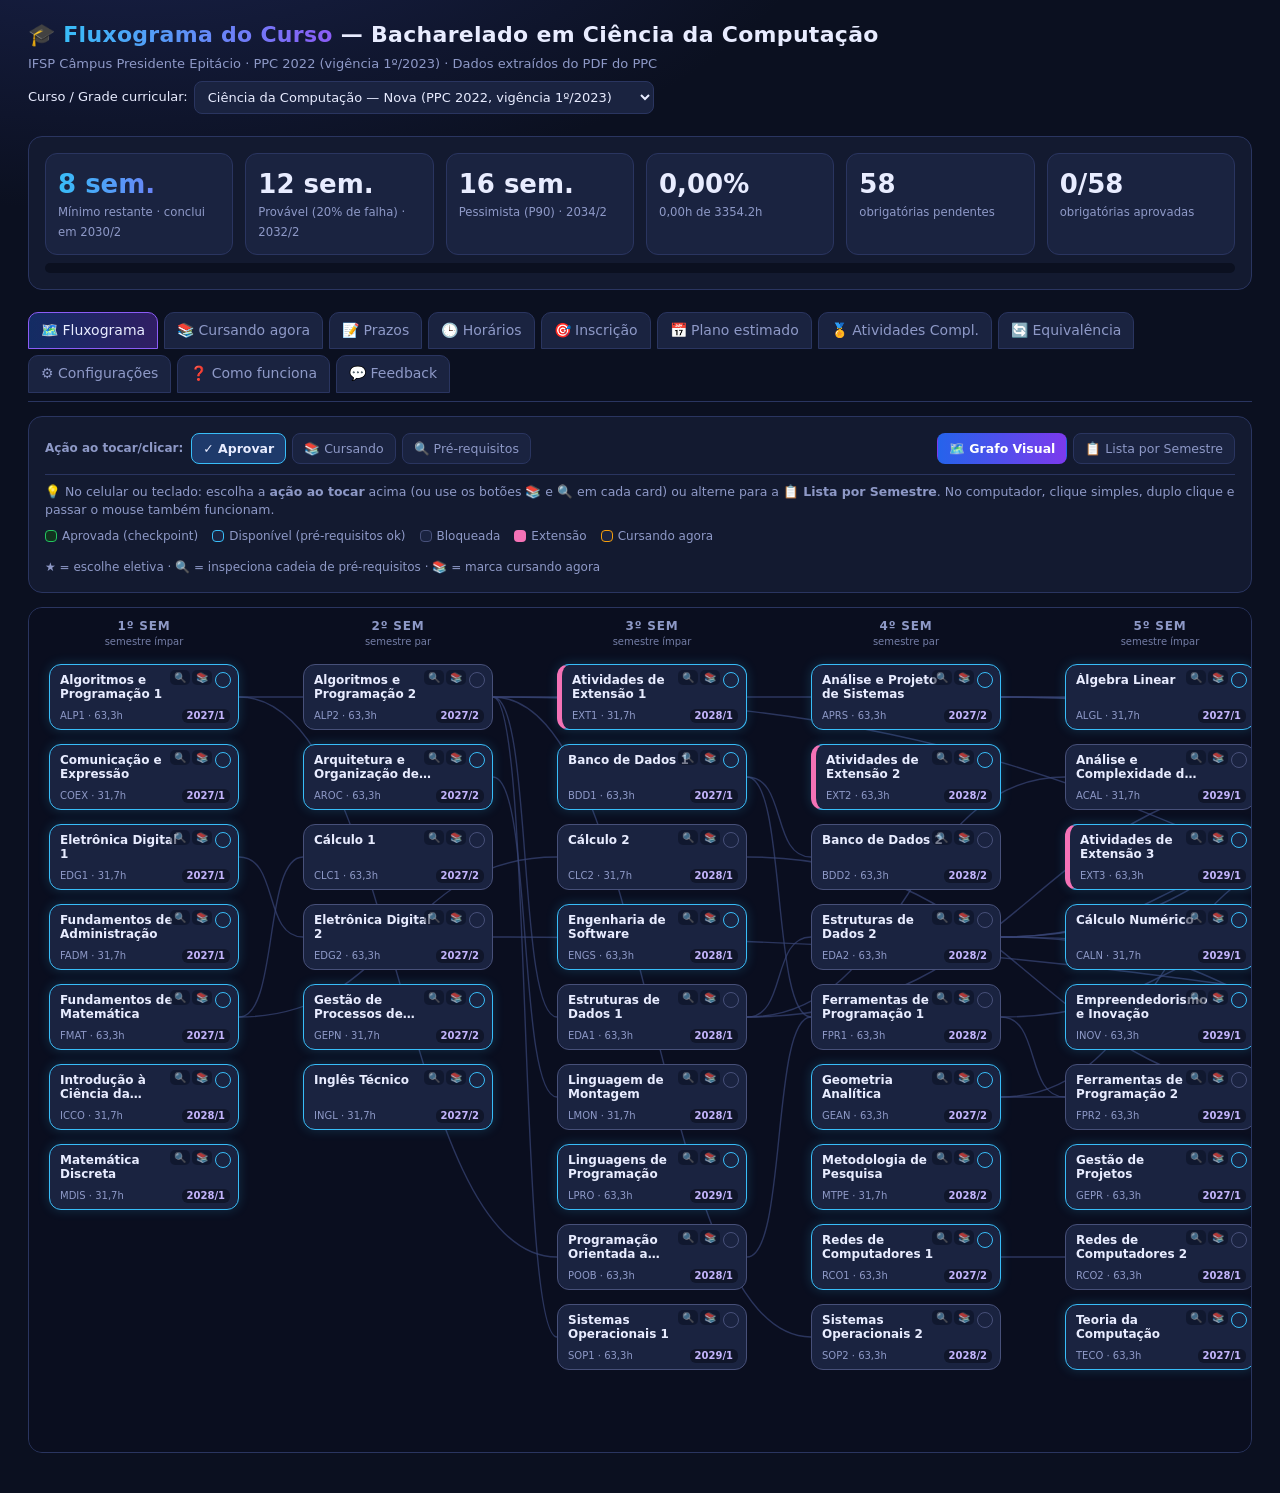
<file: index.html>
<!DOCTYPE html>
<html lang="pt-BR">

<head>
  <meta charset="UTF-8">
  <meta name="viewport" content="width=device-width, initial-scale=1">
  <meta http-equiv="Content-Security-Policy" content="default-src 'self'; script-src 'self'; style-src 'self' 'unsafe-inline'; img-src 'self' data:; connect-src 'self' https://formspree.io; object-src 'none'; base-uri 'self'; form-action 'self' https://formspree.io;">
  <title>Fluxograma — Bacharelado em Ciência da Computação (IFSP Pres. Epitácio)</title>
  <meta name="description" content="Fluxograma interativo e planejador acadêmico do Bacharelado em Ciência da Computação (IFSP Presidente Epitácio). Acompanhe disciplinas, pré-requisitos, notas, faltas, horários e previsão de conclusão.">
  <meta name="theme-color" content="#0b1020">

  <!-- Open Graph / Compartilhamento -->
  <meta property="og:type" content="website">
  <meta property="og:locale" content="pt_BR">
  <meta property="og:url" content="https://petercen.github.io/fluxogramaBCC">
  <meta property="og:site_name" content="Fluxograma BCC — IFSP Pres. Epitácio">
  <meta property="og:title" content="Fluxograma — Bacharelado em Ciência da Computação (IFSP Pres. Epitácio)">
  <meta property="og:description" content="Fluxograma interativo e planejador acadêmico do Bacharelado em Ciência da Computação (IFSP Presidente Epitácio). Acompanhe disciplinas, pré-requisitos, notas, faltas, horários e previsão de conclusão.">
  <meta property="og:image" content="https://petercen.github.io/assets/img/logo-bcc.png">

  <!-- Twitter Card -->
  <meta name="twitter:card" content="summary">
  <meta name="twitter:title" content="Fluxograma — Bacharelado em Ciência da Computação (IFSP Pres. Epitácio)">
  <meta name="twitter:description" content="Fluxograma interativo e planejador acadêmico do Bacharelado em Ciência da Computação (IFSP Presidente Epitácio). Acompanhe disciplinas, pré-requisitos, notas, faltas, horários e previsão de conclusão.">
  <meta name="twitter:image" content="https://petercen.github.io/assets/img/logo-bcc.png">

  <link rel="stylesheet" href="./assets/css/styles.css?v=flowfix1">
  <link rel="icon" href="./assets/img/logo-bcc.png" type="image/png">
</head>

<body>
  <header>
    <h1 id="mainTitle"><span id="courseIcon" style="background:none;-webkit-background-clip:initial;color:inherit">🎓</span> <span>Fluxograma do Curso</span> — <b id="courseTitle" style="font-weight:700">Bacharelado em Ciência da Computação</b></h1>
    <div class="sub"><span id="subTxt"></span></div>
    <div class="cur-add" style="margin-top:8px"><label class="inl">Curso / Grade curricular:
        <select id="curSw">
          <option value="nova">Ciência da Computação — Nova (PPC 2022, vigência 1º/2023)</option>
          <option value="antiga">Ciência da Computação — Antiga (PPC 2018, ingresso até 2022)</option>
          <option value="pedagogia">Licenciatura em Pedagogia — PPC 2023 (Noturno)</option>
        </select></label></div>
  </header>
  <div class="wrap">
    <noscript>
      <div class="panel" style="border-color:var(--warn)">
        <strong>⚠️ JavaScript desativado:</strong> Este planejador acadêmico precisa de JavaScript para simular o progresso e interagir com o fluxograma. Você ainda pode consultar os Projetos Pedagógicos de Curso originais em PDF:
        <a href="./2022.12.06-PPC-BAC-Ciência-Computação-PEP-Reformulação.pdf" style="color:var(--av)">PPC 2022 (Grade Nova)</a> ·
        <a href="./PPC-CienciadaComputacao-Epitacio-antiga.pdf" style="color:var(--av)">PPC 2018 (Grade Antiga)</a>.
      </div>
    </noscript>

    <div class="panel" id="kpiPanel">
      <div class="grid" id="kpis"></div>
      <div class="bar">
        <div id="bar"></div>
      </div>
    </div>

    <div class="tabs" id="tabs" role="tablist" aria-label="Seções do planejador acadêmico">
      <button type="button" role="tab" id="tab-t-flow" data-tab="t-flow" aria-controls="t-flow" aria-selected="true" tabindex="0" title="Mapa das disciplinas por semestre, com pré-requisitos">🗺️ Fluxograma</button>
      <button type="button" role="tab" id="tab-t-cur" data-tab="t-cur" aria-controls="t-cur" aria-selected="false" tabindex="-1" title="Matérias deste semestre: notas, faltas e risco de reprovar">📚 Cursando agora</button>
      <button type="button" role="tab" id="tab-t-tr" data-tab="t-tr" aria-controls="t-tr" aria-selected="false" tabindex="-1" title="Provas e trabalhos, com prioridade sugerida e calendário">📝 Prazos</button>
      <button type="button" role="tab" id="tab-t-hor" data-tab="t-hor" aria-controls="t-hor" aria-selected="false" tabindex="-1" title="Grade semanal de aulas e salas">🕒 Horários</button>
      <button type="button" role="tab" id="tab-t-enroll" data-tab="t-enroll" aria-controls="t-enroll" aria-selected="false" tabindex="-1" title="Avaliação e tomada de decisão para inscrição/matrícula de matérias no semestre">🎯 Inscrição</button>
      <button type="button" role="tab" id="tab-t-plan" data-tab="t-plan" aria-controls="t-plan" aria-selected="false" tabindex="-1" title="Previsão de quando você conclui o curso">📅 Plano estimado</button>
      <button type="button" role="tab" id="tab-t-ac" data-tab="t-ac" aria-controls="t-ac" aria-selected="false" tabindex="-1" title="Horas de atividades complementares">🏅 Atividades Compl.</button>
      <button type="button" role="tab" id="tab-t-equiv" data-tab="t-equiv" aria-controls="t-equiv" aria-selected="false" tabindex="-1" title="Matriz oficial de equivalência entre PPC 2018 e PPC 2022/2023">🔄 Equivalência</button>
      <button type="button" role="tab" id="tab-t-cfg" data-tab="t-cfg" aria-controls="t-cfg" aria-selected="false" tabindex="-1" title="Ajustes do plano, salvar/carregar progresso">⚙️ Configurações</button>
      <button type="button" role="tab" id="tab-t-help" data-tab="t-help" aria-controls="t-help" aria-selected="false" tabindex="-1" title="Regras e simplificações do modelo">❓ Como funciona</button>
      <button type="button" role="tab" id="tab-t-feedback" data-tab="t-feedback" aria-controls="t-feedback" aria-selected="false" tabindex="-1" title="Mandar sugestão ou relatar problema">💬 Feedback</button>
    </div>

    <!-- Campo Configurações -->
    <div class="tabpane" id="t-cfg" role="tabpanel" aria-labelledby="tab-t-cfg" tabindex="0">
      <div class="panel">
        <div class="controls">
          <label>Próximo semestre letivo a cursar
            <div style="display:flex;gap:6px">
              <input type="number" id="startYear" min="2020" max="2060" style="width:90px">
              <select id="startHalf">
                <option value="1">1º semestre (ímpares)</option>
                <option value="2">2º semestre (pares)</option>
              </select>
            </div>
            <span class="hint">Semestre em que você vai começar as próximas matérias. A previsão do plano parte daqui.</span>
          </label>
          <label>Máx. de disciplinas por semestre: <b id="loadV"></b>
            <input type="range" id="maxLoad" min="3" max="12">
            <span class="hint">Quantas matérias você aguenta fazer no mesmo semestre. Quanto maior, mais rápido termina o curso no plano.</span>
          </label>
          <label>Chance de não cursar uma disciplina (não oferta/choque/reprovação): <b id="failV"></b>
            <input type="range" id="failRate" min="0" max="60" step="1">
            <span class="hint">Probabilidade de cada matéria não ser concluída no semestre planejado. Só afeta os cenários "provável" e "pessimista". Se não souber, deixe como está.</span>
          </label>
          <label>Aproveitamento esperado nas avaliações que faltam: <b id="expV"></b>
            <input type="range" id="expect" min="30" max="95" step="5">
            <span class="hint">Quanto % dos pontos que ainda faltam você acha que vai conseguir. Ex.: 70% = tirar 7 em cada 10 pontos restantes. Usado no risco de reprovar.</span>
          </label>
          <label id="tccBaseLbl">Base dos 75% que liberam o TCC 1
            <select id="tccBase">
              <option value="total">Carga total do curso (como a barra de progresso)</option>
              <option value="obr">Só a carga obrigatória</option>
            </select>
            <span class="hint">O TCC 1 só é liberado após cumprir 75% do curso. Escolha sobre qual carga horária esse percentual é calculado.</span>
          </label>
          <label class="inl"><input type="checkbox" id="parity"> Respeitar oferta par/ímpar <span class="hint">Marcado: matérias de semestre ímpar só são oferecidas no 1º semestre do ano, e as pares no 2º.</span></label>
          <label class="inl"><input type="checkbox" id="ac"> <span id="acLbl">Atividades Complementares
              concluídas</span> <span class="hint">Marque se já cumpriu as horas exigidas. Detalhe as horas na aba Atividades Compl.</span></label>
        </div>
        <div class="controls" style="margin-top:12px">
          <button class="pri" id="btnSave" title="Baixa um arquivo JSON com todo o seu progresso">💾 Salvar JSON</button>
          <button id="btnLoad" title="Carrega um JSON salvo anteriormente (substitui o progresso atual)">📂 Carregar JSON</button>
          <input type="file" id="fileIn" accept=".json,application/json" hidden>
          <label title="Marca como aprovadas todas as matérias dos semestres anteriores de uma vez">Checkpoint rápido:
            <select id="quick">
              <option value="">Marcar tudo até o semestre…</option>
            </select>
          </label>
          <button id="btnClear" title="Apaga todo o progresso desta grade">Limpar progresso</button>
          <span class="note" id="saveInfo"></span>
        </div>
      </div>
    </div>

    <!-- Campo Cursando agora -->
    <div class="tabpane" id="t-cur" role="tabpanel" aria-labelledby="tab-t-cur" tabindex="0">
      <div class="panel">
        <div class="tr-header-row">
          <div>
            <h3 style="margin:0">📚 Estatísticas</h3>
            <div class="note" style="margin-top:4px">
              Adicione as matérias que você está cursando neste semestre e acompanhe notas, faltas e risco de reprovar.
            </div>
          </div>
          <div class="tr-action-btns">
            <select id="curSort" title="Ordenar a tabela">
              <option value="add">Ordem de adição</option>
              <option value="nome">Nome (A–Z)</option>
              <option value="prio">Prioridade (Alta → Baixa)</option>
              <option value="risco">Maior risco primeiro</option>
            </select>
            <button class="pri" id="btnToggleCurForm" title="Adicionar uma matéria que você está cursando">Adicionar</button>
          </div>
        </div>
        <div class="note" id="curAvg" style="margin-top:6px"></div>

        <!-- Campo Adicionar matéria (mesmo estilo do formulário de Prazos) -->
        <div id="curFormWrap" class="tr-form-wrap" style="display:none">
          <div class="tr-form-title">
            <span id="curFormLegend">Adicionar matéria cursando</span>
            <button type="button" class="btn-ghost" id="btnCloseCurForm" title="Fechar formulário">✕</button>
          </div>
          <div class="tr-form-grid">
            <label>Matéria
              <select id="curSel"></select>
            </label>
            <label>Nota atual (0 a 10)
              <input type="number" id="curNota" min="0" max="10" step="0.1" placeholder="0.0">
            </label>
            <label>Faltas
              <input type="number" id="curFalt" min="0" placeholder="0">
            </label>
          </div>
          <div class="tr-form-actions">
            <button class="pri" id="curAdd">Salvar</button>
            <button type="button" id="curCancel">Cancelar</button>
          </div>
        </div>

        <!-- <div class="note" style="margin-top:6px">💡 Passe o mouse (ou toque) em <b>?</b> nos títulos das colunas para ver o que preencher. Campos em vermelho precisam de atenção.</div> -->
        <div class="tblwrap">
          <table class="st">
            <thead>
              <tr>
                <th>Matéria</th>
                <th title="Média atual da matéria (0 a 10). A aprovação exige 6.">Nota atual <span class="q">?</span></th>
                <th title="Pontos das avaliações que ainda não aconteceram. Ex.: se faltam uma prova de 3 pts e um trabalho de 2 pts, preencha 5.">Pontos a receber <span class="q">?</span></th>
                <th title="Número de aulas que você já faltou. O limite é 25% das aulas previstas.">Faltas <span class="q">?</span></th>
                <th title="Aulas já dadas / total previsto no semestre">Aulas (cumpr. / prev.) <span class="q">?</span></th>
                <th title="Estimativa combinando faltas e nota. Não é uma previsão exata.">Risco de reprovar <span class="q">?</span></th>
                <th title="Auto: o sistema decide (Alta quando há risco, mas ainda dá para reverter). Ou escolha manualmente.">Prioridade <span class="q">?</span></th>
                <th title="Consumindo: em andamento · Revisando: só falta revisar/NAF · Finalizada: matéria concluída">Fase <span class="q">?</span></th>
                <th></th>
              </tr>
            </thead>
            <tbody id="curBody"></tbody>
          </table>
        </div>
        <div class="note" id="curEmpty" style="margin-top:8px">Nenhuma matéria adicionada. Clique em <b>Adicionar</b> para cadastrar as que você está cursando neste semestre.</div>
      </div>

    </div>

    <!-- Campo Tarefas, Provas e Notas -->
    <div class="tabpane" id="t-tr" role="tabpanel" aria-labelledby="tab-t-tr" tabindex="0">
      <!-- Painel Principal de Controle e Ações -->
      <div class="panel">
        <div class="tr-header-row">
          <div>
            <h3 style="margin:0">📝 Tarefas, Provas e Notas</h3>
            <div class="note" style="margin-top:4px">
              Cadastre suas avaliações, planeje o estudo e vincule automaticamente suas notas às matérias que está cursando.
            </div>
          </div>
          <div class="tr-action-btns">
            <button class="pri" id="btnToggleForm" title="Cadastrar uma prova, trabalho ou tarefa">Adicionar</button>
          </div>
        </div>

        <!-- Campo Atividades -->
        <div id="trFormWrap" class="tr-form-wrap" style="display:none">
          <div class="tr-form-title">
            <span id="trFormLegend">Adicionar nova atividade</span>
            <button type="button" class="btn-ghost" id="btnCloseForm" title="Fechar formulário">✕</button>
          </div>
          <div class="tr-form-grid">
            <label>Matéria em curso
              <select id="trSubj"></select>
            </label>
            <label>Tipo de avaliação
              <select id="trType">
                <option value="trabalho">📄 Trabalho</option>
                <option value="prova">📝 Prova</option>
                <option value="seminário">🎤 Seminário</option>
                <option value="outro">📌 Outro</option>
              </select>
            </label>
            <label>Status da atividade
              <select id="trStatus" >
                <option value="pendente">⏳ A Fazer (Pendente)</option>
                <option value="avaliando">🔍 Avaliando (Aguardando nota)</option>
                <option value="avaliada">✅ Avaliada (Nota lançada)</option>
              </select>
            </label>
            <label>Título da atividade
              <input id="trTitle" placeholder="ex.: Prova 1, Lista 3, Trabalho 1...">
            </label>
            <label>Data de entrega
              <input type="date" id="trDue">
            </label>
            <label>Nota (peso na média)
              <input type="number" id="trPts" min="0" max="10" step="0.5" value="2.0" placeholder="2.0">
            </label>
            <label>Nota obtida (se já corrigida)
              <input type="number" id="trGot" min="0" max="10" step="0.1" placeholder="0">
            </label>
            <label>Tempo de estudo estimado (horas)
              <input type="number" id="trEff" min="0.5" step="0.5" value="3.0" placeholder="3.0">
            </label>
          </div>
          <div class="tr-form-actions">
            <button class="pri" id="trAdd">Salvar</button>
            <button type="button" id="trCancel">Cancelar</button>
          </div>
        </div>

        <!-- Barra de Filtros -->
        <div class="tr-toolbar">
          <div class="tr-views" id="trViewSw" role="tablist" aria-label="Visualizações de tarefas e notas">
            <button type="button" role="tab" id="tab-tr-list" class="tr-v-btn act" data-v="list" aria-controls="trPaneList" aria-selected="true" tabindex="0" title="Todas as avaliações em uma lista ordenada por prioridade">📋 Lista de Atividades</button>
            <button type="button" role="tab" id="tab-tr-subjects" class="tr-v-btn" data-v="subjects" aria-controls="trPaneSubjects" aria-selected="false" tabindex="-1" title="Notas e pontos por matéria">📚 Por Matéria &amp; Notas</button>
            <button type="button" role="tab" id="tab-tr-cal" class="tr-v-btn" data-v="cal" aria-controls="trPaneCal" aria-selected="false" tabindex="-1" title="Calendário mensal com as horas de estudo planejadas">🗓️ Calendário &amp; Planejador</button>
          </div>
          <div class="tr-filters">
            <select id="trFilterSubj" title="Filtrar por matéria">
              <option value="">Todas as matérias</option>
            </select>
            <select id="trFilterType" title="Filtrar por tipo">
              <option value="">Todos os tipos</option>
              <option value="prova">Provas</option>
              <option value="trabalho">Trabalhos</option>
              <option value="seminário">Seminários</option>
              <option value="outro">Outros</option>
            </select>
            <select id="trFilterStatus" title="Filtrar por status">
              <option value="all">Todas as atividades</option>
              <option value="unresolved" selected>⏳ Não avaliadas (A Fazer + Avaliando)</option>
              <option value="pendente">⏳ Apenas A Fazer</option>
              <option value="avaliando">🔍 Apenas Avaliando</option>
              <option value="avaliada">✅ Apenas Avaliadas</option>
            </select>
          </div>
        </div>
      </div>

      <!-- VISÃO 1: Lista Unificada e Organizada de Tarefas -->
      <div class="panel tr-view-pane" id="trPaneList" role="tabpanel" aria-labelledby="tab-tr-list" tabindex="0">
        <div style="display:flex;justify-content:space-between;align-items:center;flex-wrap:wrap;gap:8px;margin-bottom:10px">
          <div>
            <h3 style="margin:0">📋 Lista Unificada de Atividades</h3>
            <div class="note">A prioridade combina urgência e peso. Digite a nota obtida diretamente na linha para calcular a média da matéria.</div>
          </div>
          <div style="display:flex;gap:8px;align-items:center">
            <label class="inl">Ordenar por:
              <select id="trSort">
                <option value="prio">🎯 Prioridade sugerida</option>
                <option value="due">📅 Prazo mais próximo</option>
                <option value="subj">📚 Matéria (A–Z)</option>
                <option value="pts">⭐ Maior pontuação</option>
              </select>
            </label>
          </div>
        </div>
        <div class="tblwrap">
          <table class="st" id="tblTrList" style="min-width:880px">
            <thead>
              <tr>
                <th style="width:125px;text-align:center">Status</th>
                <th>Atividade</th>
                <th>Matéria</th>
                <th>Prazo / Situação</th>
                <th>Prioridade Sugerida</th>
                <th>Nota Obtida / Vale</th>
                <th>Esforço</th>
                <th style="width:50px;text-align:center">Ações</th>
              </tr>
            </thead>
            <tbody id="trListBody"></tbody>
          </table>
        </div>
        <div class="note" id="trListEmpty" style="margin-top:14px;text-align:center;padding:16px 0">
          Nenhuma atividade pendente com os filtros selecionados.
        </div>
      </div>

      <!-- VISÃO 2: Desempenho e Notas por Matéria -->
      <div class="panel tr-view-pane" id="trPaneSubjects" role="tabpanel" aria-labelledby="tab-tr-subjects" tabindex="0" style="display:none">
        <div style="margin-bottom:14px">
          <h3 style="margin:0">📚 Desempenho e Notas por Matéria</h3>
          <div class="note" style="margin-top:3px">
            Acompanhe o somatório das suas avaliações, veja se já atingiu a média 6.0 e confira quantos pontos faltam disputar.
          </div>
        </div>
        <div id="trSubjectsCards" class="tr-subj-grid"></div>
        <div class="note" id="trSubjEmpty" style="margin-top:14px;text-align:center;padding:20px 0;display:none">
          Nenhuma matéria em "Cursando agora". Adicione matérias na aba "Cursando agora" para acompanhar suas notas aqui.
        </div>
      </div>

      <!-- VISÃO 3: Calendário & Planejamento de Estudo -->
      <div class="panel tr-view-pane" id="trPaneCal" role="tabpanel" aria-labelledby="tab-tr-cal" tabindex="0" style="display:none">
        <div style="display:flex;justify-content:space-between;align-items:center;flex-wrap:wrap;gap:12px;margin-bottom:12px">
          <div style="display:flex;gap:10px;align-items:center">
            <h3 style="margin:0">🗓️ Calendário e Distribuição de Estudo</h3>
            <button id="calPrev" title="Mês anterior">◀</button>
            <b id="calTitle" style="min-width:140px;text-align:center"></b>
            <button id="calNext" title="Próximo mês">▶</button>
            <button id="calToday" title="Voltar para o mês atual">Hoje</button>
          </div>
          <div class="controls" style="margin:0;align-items:center">
            <label class="inl">Horas de estudo/dia: <b id="capV" style="margin:0 4px"></b>
              <input type="range" id="trCap" min="1" max="10" step="0.5" style="width:110px">
            </label>
            <label class="inl"><input type="checkbox" id="trWk"> Finais de semana</label>
          </div>
        </div>
        <div class="legend">
          <span><i style="background:#ef4444"></i>Data de Entrega / Prova</span>
          <span><i style="background:#2563eb"></i>Horas de Estudo Planejadas</span>
          <span><i style="background:#22c55e"></i>Atividade Concluída</span>
        </div>
        <div id="cal"></div>
      </div>
    </div>

    <!-- Campo de Horarios de Aula -->
    <div class="tabpane" id="t-hor" role="tabpanel" aria-labelledby="tab-t-hor" tabindex="0">
      <div class="panel">
        <h3 style="margin:0">🕒 Horários de aulas</h3>
        <div style="display:flex;gap:12px;align-items:center;flex-wrap:wrap;margin-top:4px"><span class="note"
            id="horNote"></span><button id="horClear" title="Apaga todas as aulas e salas da grade">Limpar grade</button></div>
        <div class="tblwrap">
          <table class="st hor" style="min-width:1000px">
            <thead>
              <tr>
                <th>Horas</th>
                <th>Seg</th>
                <th>Ter</th>
                <th>Qua</th>
                <th>Qui</th>
                <th>Sex</th>
              </tr>
            </thead>
            <tbody id="horBody"></tbody>
          </table>
        </div>
      </div>

    </div>

    <!-- Aba de Decisão e Inscrição de Matérias -->
    <div class="tabpane" id="t-enroll" role="tabpanel" aria-labelledby="tab-t-enroll" tabindex="0">
      <div class="panel">
        <div style="display:flex;justify-content:space-between;align-items:flex-start;flex-wrap:wrap;gap:12px;margin-bottom:12px">
          <div>
            <h2 style="margin:0 0 4px">🎯 Avaliação e Decisão de Inscrição no Semestre</h2>
            <div class="note">
              Cadastre as aulas ofertadas nas turmas abaixo conforme divulgado pela instituição. Em seguida, clique em <b>Analisar Inscrição e Otimizar Grade</b> para verificar pré-requisitos, detectar choques e gerar sua grade recomendada.
            </div>
          </div>
          <div style="display:flex;gap:8px;flex-wrap:wrap;align-items:center">
            <button type="button" class="btn-sm btn-ghost" id="btnClearOffers" title="Limpar todos os horários cadastrados em todas as semanas">
              🧹 Limpar Todas as Semanas
            </button>
          </div>
        </div>

        <!-- Barra Informativa Simples -->
        <div class="enroll-toolbar" style="display:flex;flex-wrap:wrap;gap:10px;align-items:center;padding:10px 14px;background:var(--bg2,#151b2e);border-radius:10px;margin-bottom:18px">
          <div style="display:flex;align-items:center;gap:8px">
            <span style="font-weight:600;font-size:13px">Turmas e Horários Ofertados:</span>
            <span class="tag b" id="enrollWeeksCountTag" style="font-weight:700">1 Semana</span>
          </div>
          <div style="margin-left:auto;font-size:12px" class="note">
            Apenas matérias não cursadas e com todos os pré-requisitos cumpridos estão disponíveis para escolha.
          </div>
        </div>

        <!-- Container com as Semanas de Oferta Abertas e Empilhadas -->
        <div id="enrollSemestersContainer" style="display:flex;flex-direction:column;gap:20px;margin-bottom:14px"></div>

        <!-- Botão para Adicionar Nova Semana -->
        <div style="text-align:center;margin:10px 0 20px">
          <button type="button" class="btn-sm" id="btnAddWeek" style="padding:10px 24px;font-size:13px;font-weight:600;border:1px dashed var(--av,#2563eb);background:rgba(37,99,235,0.08);color:var(--txt,#e2e8f0);border-radius:8px;cursor:pointer">
            ➕ Adicionar Semana
          </button>
        </div>

        <!-- Botão Principal de Ação: Analisar e Otimizar -->
        <div style="text-align:center;padding:18px 0;margin:16px 0 24px;border-top:1px solid var(--border,#2b3758);border-bottom:1px solid var(--border,#2b3758)">
          <button type="button" class="pri btn-lg" id="btnRunAnalysis" style="padding:12px 32px;font-size:15px;font-weight:700;border-radius:8px;cursor:pointer">
            🚀 Analisar Inscrição e Otimizar Grade
          </button>
        </div>

        <!-- Seção de Resultados da Análise (gerada após clique) -->
        <div id="enrollResultsSection" style="display:none;margin-top:20px">
          <div style="display:flex;justify-content:space-between;align-items:center;margin-bottom:12px;flex-wrap:wrap;gap:8px">
            <div>
              <h3 style="margin:0 0 2px">📊 Grade Recomendada e Sugestões do Algoritmo</h3>
              <div class="note">
                Maximização da quantidade de matérias cursáveis sem choque na semana, priorizando impacto no tempo de formatura.
              </div>
            </div>
            <div style="display:flex;gap:8px;flex-wrap:wrap;align-items:center">
              <button type="button" class="pri" id="btnApplyEnroll" title="Inscreve as matérias em 'Cursando agora' e organiza os horários da semana na aba Horários">
                🚀 Aplicar
              </button>
            </div>
          </div>

          <!-- KPIs da Decisão -->
          <div id="enrollKpis"></div>

          <!-- Painel de Conflitos e Justificativas -->
          <div id="enrollConflictsWrap" style="margin-bottom:14px"></div>

          <!-- Visualização da Grade Semanal Recomendada -->
          <div class="panel" style="margin-top:0;margin-bottom:14px;background:var(--panel2,#1a2340)">
            <div style="display:flex;justify-content:space-between;align-items:center;margin-bottom:8px">
              <h4 style="margin:0">🗓️ Grade Semanal Sugerida para Você (Sem Conflitos)</h4>
              <span class="note" id="enrollScheduleNote"></span>
            </div>
            <div class="tblwrap">
              <table class="st hor" id="enrollScheduleTable" style="min-width:1000px">
                <thead>
                  <tr>
                    <th>Horas</th>
                    <th>Seg</th>
                    <th>Ter</th>
                    <th>Qua</th>
                    <th>Qui</th>
                    <th>Sex</th>
                  </tr>
                </thead>
                <tbody id="enrollScheduleBody"></tbody>
              </table>
            </div>
          </div>

          <!-- Barra de Busca e Filtro da Tabela de Decisão -->
          <div style="display:flex;justify-content:space-between;align-items:center;margin-bottom:10px;flex-wrap:wrap;gap:8px">
            <h4 style="margin:0">📋 Quadro Detalhado de Matérias Analisadas</h4>
            <div style="display:flex;gap:8px;align-items:center;flex-wrap:wrap">
              <label class="inl" style="margin:0">
                Buscar:
                <input type="text" id="enrollSearch" placeholder="Sigla ou nome..." style="margin-left:4px;width:150px">
              </label>
              <label class="inl" style="margin:0">
                Filtro:
                <select id="enrollFilterStatus" style="margin-left:4px">
                  <option value="all">Todas as matérias</option>
                  <option value="recommended">Apenas recomendadas (🏆)</option>
                  <option value="conflict">Com choque de horário (⚠️)</option>
                  <option value="blocked">Pré-requisito pendente (🔒)</option>
                  <option value="passed">Já concluídas (🎓)</option>
                </select>
              </label>
            </div>
          </div>

          <!-- Tabela Detalhada de Matérias Ofertadas e Decisão -->
          <div class="tblwrap">
            <table class="grid" style="width:100%;text-align:left;border-collapse:collapse">
              <thead>
                <tr>
                  <th style="width:80px">Sigla</th>
                  <th>Disciplina</th>
                  <th style="width:100px">Sem./C.H.</th>
                  <th style="width:200px">Horários Cadastrados</th>
                  <th>Análise (Pré-requisitos &amp; Conflitos)</th>
                  <th style="width:180px">Decisão Final</th>
                </tr>
              </thead>
              <tbody id="enrollTableBody"></tbody>
            </table>
          </div>
        </div>
      </div>
    </div>

    <!-- Campo Fluxograma -->
    <div class="tabpane" id="t-flow" role="tabpanel" aria-labelledby="tab-t-flow" tabindex="0">
      <div class="panel">
        <div class="flow-toolbar">
          <div class="flow-mode-group" role="group" aria-label="Modo de toque ou clique no fluxograma">
            <span class="flow-tb-lbl">Ação ao tocar/clicar:</span>
            <button type="button" class="flow-mode-btn act" data-mode="pass" aria-pressed="true" title="Um toque/clique marca ou desmarca a disciplina como aprovada">✓ Aprovar</button>
            <button type="button" class="flow-mode-btn" data-mode="cur" aria-pressed="false" title="Um toque/clique adiciona ou remove a disciplina de Cursando agora (substitui o duplo clique no celular)">📚 Cursando</button>
            <button type="button" class="flow-mode-btn" data-mode="info" aria-pressed="false" title="Um toque/clique destaca pré-requisitos e matérias liberadas (substitui o passar do mouse no celular)">🔍 Pré-requisitos</button>
          </div>
          <div class="flow-view-group" id="flowViewSw" role="tablist" aria-label="Modo de exibição do fluxograma">
            <button type="button" role="tab" id="tab-flow-graph" class="flow-view-btn act" data-fview="graph" aria-controls="flowScroll" aria-selected="true" tabindex="0" title="Visualizar mapa gráfico com conexões">🗺️ Grafo Visual</button>
            <button type="button" role="tab" id="tab-flow-list" class="flow-view-btn" data-fview="list" aria-controls="flowFallback" aria-selected="false" tabindex="-1" title="Visualizar lista responsiva por semestre (ideal para celular e leitores de tela)">📋 Lista por Semestre</button>
          </div>
        </div>
        <div class="note" style="margin-top:8px">💡 No celular ou teclado: escolha a <b>ação ao tocar</b> acima (ou use os botões <b>📚</b> e <b>🔍</b> em cada card) ou alterne para a <b>📋 Lista por Semestre</b>. No computador, clique simples, duplo clique e passar o mouse também funcionam.</div>
        <div class="legend">
          <span><i style="background:#12331f;border:1.5px solid var(--ok)"></i>Aprovada (checkpoint)</span>
          <span><i style="background:var(--panel2);border:1.5px solid var(--av)"></i>Disponível (pré-requisitos
            ok)</span>
          <span><i style="background:var(--panel2);border:1.5px solid var(--blk)"></i>Bloqueada</span>
          <span><i style="background:var(--ext)"></i>Extensão</span>
          <span><i style="background:var(--panel2);border:1.5px solid var(--warn)"></i>Cursando agora</span>
          <span>★ = escolhe eletiva · 🔍 = inspeciona cadeia de pré-requisitos · 📚 = marca cursando agora</span>
        </div>
        <div id="flowInspect" class="flow-inspect" aria-live="polite" hidden></div>
      </div>
      <div id="flowScroll" role="tabpanel" aria-labelledby="tab-flow-graph">
        <div id="flow"><svg id="edges" aria-hidden="true"></svg></div>
      </div>
      <div id="flowFallback" class="flow-fallback" role="tabpanel" aria-labelledby="tab-flow-list" hidden></div>
    </div>

    <!-- Campo de Plano estimado -->
    <div class="tabpane" id="t-plan" role="tabpanel" aria-labelledby="tab-t-plan" tabindex="0">
      <div class="panel">
        <div style="display:flex;gap:12px;flex-wrap:wrap;align-items:center">
          <h3 style="margin:0">📅 Plano estimado</h3><select id="scen">
            <option value="0">Passo em tudo que estou cursando</option>
            <option value="1">Reprovo nas matérias com risco ≥ 50%</option>
          </select>
        </div>
        <div id="timeline"></div>
      </div>

    </div>

    <!-- Campo de Atividades Complementares -->
    <div class="tabpane" id="t-ac" role="tabpanel" aria-labelledby="tab-t-ac" tabindex="0">
      <div class="panel">
        <h3 style="margin:0">🏅 Atividades Complementares <span class="note" id="acSum"></span></h3>
        <div class="bar">
          <div id="acBar"></div>
        </div>
        <div id="acManual" style="display:none;margin-top:10px">
          <label>Horas de atividades complementares já validadas
            <input type="number" id="acHoras" min="0" step="0.5" style="width:120px">
          </label>
          <div class="note">A grade antiga não traz tabela de pontuação neste app; informe o total de horas.</div>
        </div>
        <details style="margin-top:10px" id="acDet">
          <summary>Ver e editar atividades (Anexo III)</summary>
          <div class="tblwrap">
            <table class="st" style="min-width:760px">
              <thead>
                <tr>
                  <th>Atividade</th>
                  <th>Carga unitária</th>
                  <th>Unidades</th>
                  <th>Obtida</th>
                  <th>Contabilizada</th>
                  <th>Máx.</th>
                </tr>
              </thead>
              <tbody id="acBody"></tbody>
            </table>
          </div>
        </details>
      </div>

    </div>

    <!-- Aba de Equivalência entre PPCs -->
    <div class="tabpane" id="t-equiv" role="tabpanel" aria-labelledby="tab-t-equiv" tabindex="0">
      <div class="panel">
        <div style="display:flex;justify-content:space-between;align-items:flex-start;flex-wrap:wrap;gap:12px;margin-bottom:12px">
          <div>
            <h2 style="margin:0 0 4px">🔄 Matriz Oficial de Equivalência Curricular</h2>
            <div class="note">
              Documento Oficial do IFSP Presidente Epitácio (SUAP nº 1787471 · Portaria CBCC-PEP · Coordenador Prof. André Luis Olivete).
            </div>
          </div>
          <div style="display:flex;gap:8px;flex-wrap:wrap;align-items:center">
            <a href="equivalencia%20mat%C3%A9rias.pdf" target="_blank" rel="noopener noreferrer" class="btn-sm" style="text-decoration:none;display:inline-flex;align-items:center;gap:4px">
              📄 Abrir PDF Oficial da Equivalência
            </a>
          </div>
        </div>

        <!-- Seletor de Direção e Filtros -->
        <div class="equiv-toolbar" style="display:flex;flex-wrap:wrap;gap:10px;align-items:center;padding:10px;background:var(--bg2,#151b2e);border-radius:8px;margin-bottom:14px">
          <label class="inl" style="font-weight:600">
            Direção da Equivalência:
            <select id="equivDir" style="margin-left:6px;font-weight:600">
              <option value="antiga_para_nova">Grade Antiga (PPC 2018) ➔ Grade Nova (PPC 2022/2023)</option>
              <option value="nova_para_antiga">Grade Nova (PPC 2022/2023) ➔ Grade Antiga (PPC 2018)</option>
            </select>
          </label>

          <label class="inl">
            Filtrar:
            <input type="text" id="equivSearch" placeholder="Buscar por sigla ou nome..." style="margin-left:6px;width:180px">
          </label>

          <label class="inl">
            Status:
            <select id="equivFilterStatus" style="margin-left:6px">
              <option value="all">Todas as disciplinas</option>
              <option value="equiv">Apenas com equivalência (✓)</option>
              <option value="no_equiv">Sem correspondência (⚠️)</option>
              <option value="passed">Minhas matérias aprovadas (🎓)</option>
            </select>
          </label>

          <label class="inl">
            Semestre:
            <select id="equivFilterSem" style="margin-left:6px">
              <option value="all">Todos os semestres</option>
              <option value="1">1º Semestre</option>
              <option value="2">2º Semestre</option>
              <option value="3">3º Semestre</option>
              <option value="4">4º Semestre</option>
              <option value="5">5º Semestre</option>
              <option value="6">6º Semestre</option>
              <option value="7">7º Semestre</option>
              <option value="8">8º Semestre</option>
              <option value="el">Eletivas / Optativas / TCC</option>
            </select>
          </label>

          <button type="button" id="btnApplyEquiv" class="btn-sm pri" title="Copiar aprovações correspondentes para a outra grade curricular no navegador" style="margin-left:auto">
            ⚡ Simular Migração de Matérias
          </button>
        </div>

        <!-- KPIs de Equivalência -->
        <div id="equivKpis" class="kpi-grid" style="display:grid;grid-template-columns:repeat(auto-fit,minmax(180px,1fr));gap:10px;margin-bottom:14px">
        </div>

        <!-- Aviso Pedagógico / Informativo -->
        <div id="equivPedNote" class="note" style="display:none;margin-bottom:12px;padding:8px 12px;background:rgba(59,130,246,0.1);border-left:3px solid #3b82f6;border-radius:4px">
          ℹ️ <b>Nota sobre o curso atual:</b> A matriz oficial de equivalência abaixo é aplicável entre as grades do <b>Bacharelado em Ciência da Computação</b> (PPC 2018 e PPC 2022/2023). O curso de Licenciatura em Pedagogia possui PPC próprio (2023).
        </div>

        <!-- Tabela de Equivalência -->
        <div style="overflow-x:auto">
          <table class="grid" style="width:100%;text-align:left;border-collapse:collapse">
            <thead>
              <tr>
                <th style="min-width:200px" id="thOrigem">Disciplina Origem (PPC 2018)</th>
                <th style="width:90px;text-align:center">Semestre</th>
                <th style="width:70px;text-align:center">C.H.</th>
                <th style="width:140px;text-align:center">Equivalência</th>
                <th style="min-width:220px" id="thDestino">Disciplina Equivalente (PPC 2023)</th>
                <th style="width:90px;text-align:center">Sem. Equiv.</th>
                <th style="width:70px;text-align:center">C.H. Equiv.</th>
                <th style="min-width:180px">Outros Cursos / Observações</th>
              </tr>
            </thead>
            <tbody id="equivBody">
            </tbody>
          </table>
        </div>

        <!-- Resumo Oficial e Certificação -->
        <div style="margin-top:16px;padding:12px;background:var(--bg2,#151b2e);border-radius:8px;font-size:12px;color:var(--mut)">
          <b>Autenticidade e Base Normativa:</b> Documento Digitalizado Público registrado no SUAP sob Código Verificador <code>1787471</code> e Código de Autenticação <code>406de5f92c</code>, assinado digitalmente pelo Prof. Me. André Luis Olivete (Coordenador do CBCC-PEP) em 16/09/2024. Disciplinas marcadas como <i>"Sem correspondência"</i> não podem ser aproveitadas automaticamente e devem ser cursadas caso haja migração de PPC.
        </div>
      </div>
    </div>

    <!-- Campo Como funciona -->
    <div class="tabpane" id="t-help" role="tabpanel" aria-labelledby="tab-t-help" tabindex="0">
      <!-- Guia Rápido: Primeiros Passos -->
      <div class="panel">
        <h3 style="margin:0 0 6px">🚀 Primeiros Passos — Como usar o planejador em 4 etapas</h3>
        <div class="note" style="margin-bottom:12px">
          Este aplicativo funciona 100% no seu navegador (sem cadastro ou servidor) e salva seu progresso automaticamente. Siga o roteiro abaixo para configurar sua jornada acadêmica:
        </div>
        <div class="help-steps-grid">
          <div class="help-step-card">
            <div class="help-step-num">1</div>
            <div>
              <b>Escolha o Curso e o Semestre</b>
              <p class="note">No topo da página, selecione seu <b>Curso / Grade curricular</b> (BCC 2022, BCC 2018 ou Pedagogia 2023). Na aba <b>⚙️ Configurações</b>, ajuste o próximo semestre letivo e quantas matérias pretende puxar por semestre.</p>
            </div>
          </div>
          <div class="help-step-card">
            <div class="help-step-num">2</div>
            <div>
              <b>Marque o que já concluiu</b>
              <p class="note">No <b>🗺️ Fluxograma</b>, clique/toque nas matérias em que já foi aprovado (elas ficarão verdes). Se já concluiu vários semestres inteiros, use o atalho <b>Checkpoint rápido</b> em Configurações.</p>
            </div>
          </div>
          <div class="help-step-card">
            <div class="help-step-num">3</div>
            <div>
              <b>Defina o que está cursando agora</b>
              <p class="note">Adicione as matérias deste semestre clicando no botão <b>📚</b> nos cards do fluxograma (ou duplo clique no PC), pela aba <b>📚 Cursando agora</b> ou montando sua grade semanal em <b>🕒 Horários</b>.</p>
            </div>
          </div>
          <div class="help-step-card">
            <div class="help-step-num">4</div>
            <div>
              <b>Gerencie Prazos, Notas e Backup</b>
              <p class="note">Cadastre provas e trabalhos em <b>📝 Prazos</b> para calcular suas médias automaticamente e gerar seu cronograma de estudo no calendário. Use <b>💾 Salvar JSON</b> para guardar uma cópia segura no computador ou celular.</p>
            </div>
          </div>
        </div>
      </div>

      <!-- Tutorial Detalhado de Cada Ferramenta -->
      <div class="panel">
        <h3 style="margin:0 0 6px">🧰 Tutorial das Ferramentas (Aba por Aba)</h3>
        <div class="note" style="margin-bottom:14px">
          Conheça todos os recursos, atalhos e integrações entre as ferramentas do sistema:
        </div>

        <div class="help-tools-grid">
          <!-- 1. Fluxograma -->
          <article class="help-tool-card">
            <div class="help-tool-head">
              <h4>🗺️ 1. Fluxograma (Grafo Visual &amp; Lista por Semestre)</h4>
              <button type="button" class="btn-xs pri" data-goto-tab="t-flow">Abrir Fluxograma →</button>
            </div>
            <ul class="note help-list">
              <li><b>Cores e status dos cards:</b> <span class="tag g" style="padding:1px 6px;border-radius:4px">Verde</span> = Aprovada · <span class="tag b" style="padding:1px 6px;border-radius:4px">Azul</span> = Disponível (pré-requisitos cumpridos) · <span class="tag y" style="padding:1px 6px;border-radius:4px">Amarelo</span> = Cursando agora · <span class="tag r" style="padding:1px 6px;border-radius:4px">Vermelho</span> = Cursando com risco alto (≥ 60%) · <b>Cinza</b> = Bloqueada · <b>Borda rosa à esquerda</b> = Curricularização da Extensão.</li>
              <li><b>Como interagir no Computador:</b> <b>1 clique</b> marca/desmarca aprovação; <b>duplo clique</b> (ou botão <b>📚</b> no card) adiciona/remove de <i>Cursando agora</i>; <b>passar o mouse</b> (ou clicar em <b>🔍</b>) destaca toda a cadeia de pré-requisitos e as matérias que ela libera; <b>★</b> escolhe quais eletivas pretende cursar.</li>
              <li><b>Como usar no Celular / Tela Touch:</b> use a barra <b>Ação ao tocar/clicar</b> acima do mapa para escolher o que 1 toque faz (<b>✓ Aprovar</b>, <b>📚 Cursando</b> ou <b>🔍 Pré-requisitos</b>), ou toque diretamente nos ícones <b>📚</b> e <b>🔍</b> do card. Ao inspecionar com <b>🔍</b>, abre-se um painel detalhado com chips clicáveis dos pré-requisitos e dependentes.</li>
              <li><b>Visão 📋 Lista por Semestre (Mobile &amp; Acessibilidade):</b> ideal para telas pequenas ou leitura rápida sem rolagem horizontal. Exibe cada semestre em cartões com os pré-requisitos escritos por extenso e botões diretos de 1 toque.</li>
              <li><b>Atalhos de Teclado no Fluxograma:</b> navegue entre os cards com as <b>Setas direcionais</b> (`↑` `↓` `←` `→`) ou `Tab`, pressione `Enter`/`Espaço` para executar a ação ativa, `C` para alternar <i>Cursando agora</i>, `I` para inspecionar pré-requisitos, `S` para escolher eletiva e `Esc` para fechar a inspeção.</li>
              <li><b>Checkpoint inteligente em cascata:</b> marcar uma disciplina avançada como aprovada marca automaticamente todos os pré-requisitos anteriores dela; desmarcar uma disciplina remove a aprovação das matérias posteriores que dependiam dela.</li>
            </ul>
          </article>

          <!-- 2. Cursando agora -->
          <article class="help-tool-card">
            <div class="help-tool-head">
              <h4>📚 2. Cursando Agora (Notas, Faltas e Risco)</h4>
              <button type="button" class="btn-xs pri" data-goto-tab="t-cur">Abrir Cursando Agora →</button>
            </div>
            <ul class="note help-list">
              <li><b>Vínculo Automático com Avaliações (🔗 / 🔓):</b> quando uma matéria possui provas ou trabalhos cadastrados na aba <b>📝 Prazos</b>, os campos <b>Nota atual</b> e <b>Pontos a receber</b> ficam vinculados automaticamente (<span style="color:#93c5fd">🔗 azul</span>). Para editar a nota manualmente, clique no ícone <b>🔗</b> para desvincular (<b>🔓</b>); clique novamente quando quiser reativar o cálculo automático.</li>
              <li><b>Controle de Faltas e Frequência:</b> preencha suas <b>Faltas</b>, <b>Aulas cumpridas</b> (já dadas até hoje) e <b>Aulas previstas</b> (total do semestre, padrão 19 semanas). O sistema calcula sua frequência (%) e mostra quantas aulas de <b>folga</b> você ainda tem antes de estourar o limite de 25% de faltas (mínimo de 75% de presença do IFSP).</li>
              <li><b>Risco de Reprovar e Prioridade:</b> combina a chance de estourar em faltas com a dificuldade de atingir nota 6,0 nos pontos restantes, indicando o que <i>pesa mais: faltas ou nota</i>. A prioridade <b>Auto</b> marca como <b>Alta</b> matérias com risco entre 15% e 75% (onde seu estudo faz diferença real) e <b>Baixa</b> quando já está garantida ou crítica.</li>
              <li><b>Fase da Matéria:</b> <b>Consumindo</b> (aulas normais em andamento), <b>Revisando</b> (reta final / preparação para exame/NAF) e <b>Finalizada</b> (já passou na matéria neste semestre — ela passa a contar imediatamente como aprovada no fluxograma e na previsão de formatura!).</li>
            </ul>
          </article>

          <!-- 3. Prazos -->
          <article class="help-tool-card">
            <div class="help-tool-head">
              <h4>📝 3. Prazos (Tarefas, Provas, Notas e Calendário)</h4>
              <button type="button" class="btn-xs pri" data-goto-tab="t-tr">Abrir Prazos →</button>
            </div>
            <ul class="note help-list">
              <li><b>Os 3 Status de uma Avaliação:</b>
                <ul>
                  <li><b>⏳ A Fazer (Pendente):</b> atividade ainda não entregue/realizada. Entra na fila de prioridade, tem suas horas de estudo distribuídas no calendário e soma nos <i>Pontos a receber</i> da matéria.</li>
                  <li><b>🔍 Avaliando (Aguardando nota):</b> você já fez a prova ou entregou o trabalho e aguarda o professor corrigir. Ela <b>sai do cronograma de estudo do calendário</b>, mas seus pontos continuam em disputa (não zera sua nota!).</li>
                  <li><b>✅ Avaliada (Nota lançada):</b> assim que você digita a <b>Nota obtida</b> na tabela ou no card, o status muda automaticamente para <i>Avaliada</i> e os pontos entram na <b>Nota atual</b> da matéria!</li>
                </ul>
              </li>
              <li><b>Visão 📋 Lista de Atividades:</b> reúne todas as entregas com alertas de prazo (<i>Hoje! ⚡</i>, <i>Amanhã</i>, <i>Em N dias</i> ou <i>Atrasada</i>), data sugerida para começar a estudar (<i>Ideal começar: DD/MM</i>), filtros por matéria/tipo/status e ordenação por prioridade, prazo, matéria ou pontuação.</li>
              <li><b>Visão 📚 Por Matéria &amp; Notas:</b> exibe um painel por disciplina com barra de progresso dividida entre <span style="color:var(--ok)">pontos já obtidos (verde)</span> e <span style="color:var(--av)">pontos em disputa (azul)</span>, comparados com a linha tracejada da <b>meta 6,0 do IFSP</b>.</li>
              <li><b>Visão 🗓️ Calendário &amp; Planejador:</b> distribui automaticamente o <b>Esforço (horas)</b> de cada atividade pendente nos dias disponíveis até a véspera da entrega. Ajuste suas <b>Horas de estudo/dia</b> (1h a 10h) e se estuda aos <b>Finais de semana</b>.</li>
            </ul>
          </article>

          <!-- 4. Horários -->
          <article class="help-tool-card">
            <div class="help-tool-head">
              <h4>🕒 4. Horários (Grade Semanal de Aulas e Salas)</h4>
              <button type="button" class="btn-xs pri" data-goto-tab="t-hor">Abrir Horários →</button>
            </div>
            <ul class="note help-list">
              <li><b>Oferta inteligente por semestre:</b> em cada horário (Segunda a Sexta, das 07:10 às 17:40), a caixa de seleção lista no topo o que você já está <b>Cursando agora</b> e, logo abaixo, apenas as disciplinas <b>Ofertadas no semestre atual</b> (ímpares no 1º semestre do ano, pares no 2º) cujos pré-requisitos você já cumpriu.</li>
              <li><b>Sincronização automática:</b> escolher uma matéria em qualquer horário da grade a adiciona automaticamente à aba <b>📚 Cursando agora</b>.</li>
              <li><b>Salas e destaque do dia:</b> preencha o campo <i>sala</i> (ex.: <i>Lab 3, B-104</i>) abaixo de cada matéria; a coluna do dia da semana atual fica destacada automaticamente na tabela.</li>
            </ul>
          </article>

          <!-- 5. Plano Estimado e KPIs -->
          <article class="help-tool-card">
            <div class="help-tool-head">
              <h4>📅 5. Plano Estimado &amp; Painel de Indicadores (KPIs)</h4>
              <button type="button" class="btn-xs pri" data-goto-tab="t-plan">Abrir Plano Estimado →</button>
            </div>
            <ul class="note help-list">
              <li><b>Indicadores sempre visíveis no topo:</b>
                <ul>
                  <li><b>Mínimo restante:</b> menor número de semestres para se formar se não houver nenhuma reprovação ou falta de oferta.</li>
                  <li><b>Provável (Mediana):</b> estimativa realista considerando a taxa configurada de falha/choque/reprovação e o risco das matérias atuais.</li>
                  <li><b>Pessimista (P90):</b> cenário cauteloso (90% das simulações terminam até esse semestre; fica amarelo se ultrapassar o prazo máximo de 16 semestres).</li>
                  <li><b>Progresso (% e Horas):</b> soma obrigatórias + até 2 eletivas + TCC/Estágios + Atividades Complementares validadas.</li>
                </ul>
              </li>
              <li><b>Simulador de Cenário na Linha do Tempo:</b> na aba <b>📅 Plano estimado</b>, alterne entre <i>"Passo em tudo que estou cursando"</i> e <i>"Reprovo nas matérias com risco ≥ 50%"</i> para ver imediatamente o impacto de uma eventual reprovação nos próximos semestres.</li>
            </ul>
          </article>

          <!-- 6. Atividades Complementares e Configurações -->
          <article class="help-tool-card">
            <div class="help-tool-head">
              <h4>🏅 6. Atividades Compl. &amp; ⚙️ Configurações / Backup JSON</h4>
              <div style="display:flex;gap:6px;flex-wrap:wrap">
                <button type="button" class="btn-xs pri" data-goto-tab="t-ac">Atividades Compl. →</button>
                <button type="button" class="btn-xs pri" data-goto-tab="t-cfg">Configurações →</button>
              </div>
            </div>
            <ul class="note help-list">
              <li><b>Calculadora do Anexo III (BCC PPC 2022 — 65h):</b> clique em <i>"Ver e editar atividades (Anexo III)"</i> para lançar quantidades de artigos, iniciação científica, extensão, maratonas, semanas acadêmicas, cursos, ENADE e POSCOMP. O app aplica sozinho o limite máximo de unidades de cada item e o teto compartilhado do <b>Grupo A (máx. 40h somando publicações da Seção I)</b>.</li>
              <li><b>Lançamento de Horas (BCC 2018 — 80h / Pedagogia ATPA — 200h):</b> informe diretamente o total de horas já validadas ou marque a opção de atividades concluídas em Configurações.</li>
              <li><b>Salvamento Automático e Vínculo com Arquivo JSON:</b> tudo é salvo instantaneamente no navegador (`localStorage`), de forma independente para cada curso. Ao clicar em <b>💾 Salvar JSON</b> em navegadores baseados em Chromium (Chrome/Edge), o arquivo escolhido fica <b>vinculado em tempo real</b>: qualquer nota ou matéria alterada atualiza o arquivo no seu computador automaticamente! Use <b>📂 Carregar JSON</b> para restaurar ou transferir seus dados entre dispositivos.</li>
            </ul>
          </article>
        </div>
      </div>

      <!-- Regras Acadêmicas e Matemática da Estimativa -->
      <div class="panel">
        <h3 style="margin:0 0 6px">📐 Regras Acadêmicas e Como os Cálculos Funcionam</h3>
        <ul class="note help-list">
          <li><b>Oferta Par / Ímpar:</b> no 1º semestre do ano são oferecidas as disciplinas dos semestres <b>ímpares</b> (1, 3, 5, 7) e no 2º as dos <b>pares</b> (2, 4, 6, 8). Perder uma disciplina obrigatória significa aguardar 2 semestres para a próxima oferta (pode ser desativado em <i>Respeitar oferta par/ímpar</i>). Eletivas são consideradas ofertadas todo semestre; o TCC 1 ocorre no 1º semestre e o TCC 2 no 2º.</li>
          <li><b>Planejador Guloso por Caminho Crítico:</b> uma disciplina só pode ser cursada no semestre seguinte ao da aprovação de todos os seus pré-requisitos. Quando há mais disciplinas disponíveis do que o seu limite por semestre, o algoritmo prioriza aquelas que desbloqueiam a maior cadeia de matérias futuras.</li>
          <li><b>Simulação Monte Carlo (Cenários Provável e Pessimista):</b> executa 1000 rodadas completas até a formatura, sorteando reprovações nas matérias atuais segundo o risco individual calculado e falhas futuras segundo a % configurada. A <b>mediana (P50)</b> define o cenário provável e o <b>percentil 90 (P90)</b> define o pessimista.</li>
          <li><b>Eletivas e Optativas:</b> são exigidas 2 disciplinas eletivas (126,6h em BCC; 66,6h em Pedagogia). Use <b>★</b> para fixar suas preferidas; as restantes são escolhidas automaticamente. Optativas (Libras em BCC, Sist. Microcontrolados) não entram no cômputo obrigatório.</li>
          <li id="helpTccAnt" style="display:none"><b>Regra específica — Grade Antiga BCC (PPC 2018):</b> o PPC 2018 não fixa percentual para o TCC (100h = TCC 1 + TCC 2 de 50h): ele é liberado quando restam no máximo 2× o limite de disciplinas por semestre (obrigatórias + eletivas). Atividades complementares: 80h. Pré-requisitos "FP1 ou FP2 ou FP3" de Projeto Integrado I foram simplificados para FP1.</li>
          <li><b>Regras de TCC (BCC PPC 2022) e Estágio (Pedagogia PPC 2023):</b> em BCC (grade nova), o TCC 1 (30h) exige <b>75% da carga concluída</b> (configurável entre carga total do curso ou apenas obrigatórias) e o TCC 2 (30h) exige aprovação no TCC 1. Em Pedagogia, os 4 Estágios Supervisionados (400h nos semestres 5 a 8) exigem <b>35% da carga horária mínima (1.120,1h)</b> cumprida em disciplinas obrigatórias/estágios.</li>
          <li><b>Fórmula do Risco de Reprovação (Faltas + Nota + NAF):</b>
            <div><b>Risco por faltas (<var>p<sub>F</sub></var>):</b> compara a folga até o limite de 25% com a projeção de 60% do seu ritmo atual de faltas nas aulas restantes, usando uma curva sigmoide.</div>
            <div><b>Risco por nota (<var>p<sub>N</sub></var>):</b> compara a proporção de pontos que você precisa tirar com o seu aproveitamento esperado:</div>
            <span class="formula">
              <var>r</var> =
              <span class="frac"><span>6 − nota</span><span>pontos restantes</span></span>
            </span>
            <div>Se a nota máxima possível for pelo menos 4,0, a chance de fazer a <b>NAF (Avaliação Final)</b> reduz <var>p<sub>N</sub></var> em 25%:</div>
            <span class="formula">
              nota + pontos restantes ≥ 4,0 &nbsp;⇒&nbsp; <var>p<sub>N</sub></var> × 0,75
            </span>
            <div><b>Risco combinado:</b></div>
            <span class="formula">
              <var>p</var> = 1 − (1 − <var>p<sub>F</sub></var>) × (1 − <var>p<sub>N</sub></var>)
            </span>
          </li>
          
          <li><b>Fórmula de Prioridade e Distribuição de Estudo:</b>
            <div><b>Importância</b> (escalada de 0 a 100):</div>
            <span class="formula">
              Importância =
              <span class="frac"><span>pontos da atividade</span><span>máx(10; total de pontos da matéria)</span></span>
              × (1 + 0,5 × risco da matéria)
            </span>
            <div><b>Urgência:</b> vale 100 quando não há folga e diminui conforme a folga líquida aumenta:</div>
            <span class="formula">
              Folga líquida = dias até a entrega −
              <span class="frac"><span>horas restantes</span><span>horas por dia</span></span>
            </span>
            <div><b>Prioridade final:</b></div>
            <span class="formula">
              Prioridade = 0,55 × Importância + 0,45 × Urgência
            </span>
            <div>A cada dia, o planejador do calendário aloca suas horas diárias priorizando as atividades de maior prioridade até a véspera da entrega.</div>
          </li>
        </ul>

        <!-- Aviso de Isenção de Responsabilidade (Estimativas Não Oficiais) -->
        <div class="note" style="margin-top:14px;padding:10px 14px;background:rgba(245,158,11,0.1);border-left:3px solid #f59e0b;border-radius:4px;color:var(--txt,#f1f5f9)">
          ⚠️ <b>Aviso sobre Estimativas Não Oficiais:</b> Este projeto é uma iniciativa independente mantida por estudantes. As previsões de semestres restantes, os cálculos de risco de reprovação, as prioridades de estudo e as simulações Monte Carlo são aproximações algorítmicas para auxiliar no planejamento pessoal e <b>não substituem</b> os dados oficiais do SUAP nem as orientações formais da Coordenadoria de Registros Acadêmicos (CRA) e do Colegiado de Curso.
        </div>
      </div>
    </div>
  </div>

  <!-- Aba Feedback -->
  <div class="tabpane" id="t-feedback" role="tabpanel" aria-labelledby="tab-t-feedback" tabindex="0">
    <div class="panel fb-panel">
      <h3 class="fb-title">💬 Enviar Feedback ou Sugestão</h3>
      <p class="note fb-desc">
        Encontrou algum erro na grade (horas, pré-requisitos, ementa) ou tem alguma sugestão de melhoria para o site? Preencha os campos abaixo para enviar diretamente aos desenvolvedores do projeto!
      </p>

      <form id="feedbackForm" class="fb-form">
        <input type="text" name="_gotcha" style="display:none !important" tabindex="-1" autocomplete="off">
        <div class="fb-field">
          <label for="fbType" class="fb-label">Tipo de feedback</label>
          <select id="fbType" class="fb-select">
            <option value="Sugestão de melhoria">Sugestão de melhoria</option>
            <option value="Erro em matéria ou pré-requisito">Erro em matéria ou pré-requisito</option>
            <option value="Problema ou bug no site">Problema ou bug no site</option>
            <option value="Outro">Outro</option>
          </select>
        </div>

        <div class="fb-field">
          <label for="fbMsg" class="fb-label">Sua mensagem <span class="fb-req">*</span></label>
          <textarea id="fbMsg" class="fb-textarea" rows="5" required placeholder="Descreva aqui sua sugestão ou o problema detalhadamente..."></textarea>
        </div>

        <div class="fb-field">
          <label for="fbContact" class="fb-label">Seu email ou contato (opcional)</label>
          <input type="text" id="fbContact" class="fb-input" placeholder="ex: seu.email@exemplo.com ou usuário do Discord">
          <span class="note">Preencha caso deseje receber uma resposta.</span>
        </div>

        <div class="fb-footer">
          <div id="fbStatus" class="fb-status"></div>
          <button type="submit" class="pri fb-submit-btn" id="fbSend" title="Enviar feedback">
            Enviar Mensagem
          </button>
        </div>
      </form>
    </div>
  </div>
  <script type="module" src="assets/js/script.js"></script>
  <script type="module" src="assets/js/feedback.js"></script>
</body>

</html>
</file>
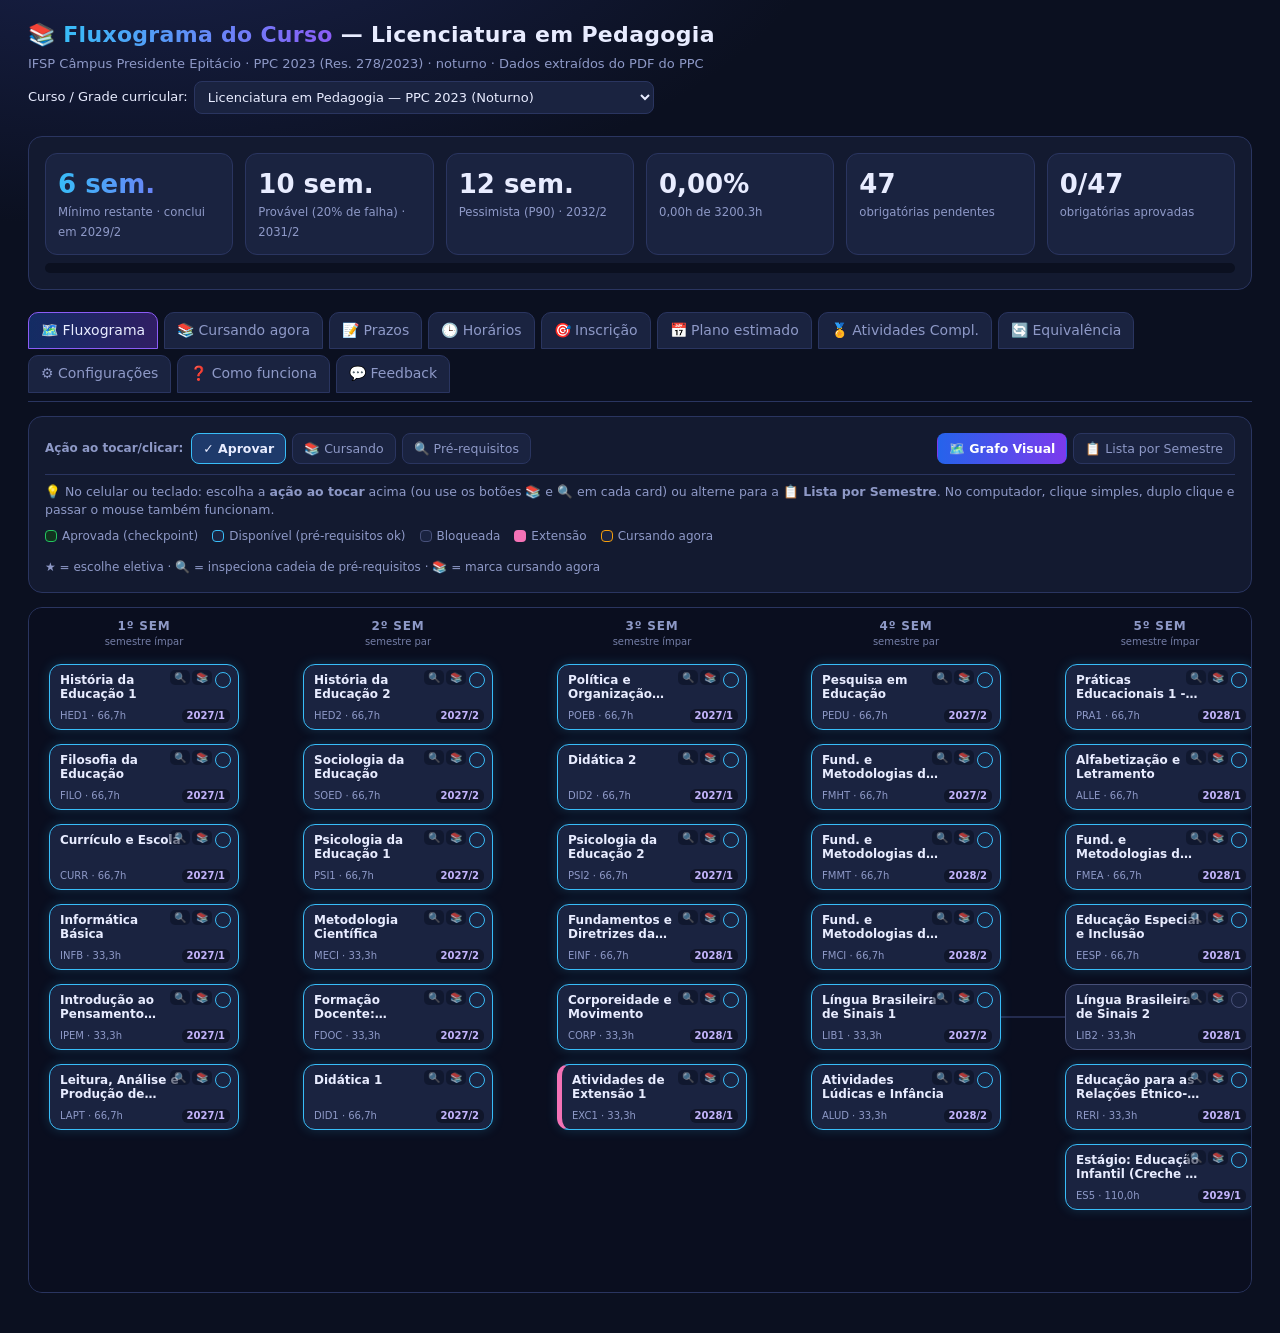
<file: pedagogia/index.html>
<!DOCTYPE html>
<html lang="pt-BR">
<head>
  <meta charset="UTF-8">
  <meta name="viewport" content="width=device-width, initial-scale=1">
  <meta http-equiv="Content-Security-Policy" content="default-src 'self'; script-src 'self'; style-src 'self' 'unsafe-inline'; img-src 'self' data:; object-src 'none'; base-uri 'self';">
  <meta http-equiv="refresh" content="0; url=../?curso=pedagogia">
  <title>Fluxograma — Licenciatura em Pedagogia (IFSP Pres. Epitácio)</title>
  <meta name="description" content="Fluxograma interativo e planejador acadêmico da Licenciatura em Pedagogia (IFSP Presidente Epitácio). Acompanhe disciplinas, pré-requisitos, estágios e previsão de conclusão do curso.">
  <meta name="theme-color" content="#0b1020">

  <!-- Open Graph / Compartilhamento -->
  <meta property="og:type" content="website">
  <meta property="og:locale" content="pt_BR">
  <meta property="og:url" content="https://petercen.github.io/?curso=pedagogia">
  <meta property="og:site_name" content="Fluxograma Pedagogia — IFSP Pres. Epitácio">
  <meta property="og:title" content="Fluxograma — Licenciatura em Pedagogia (IFSP Pres. Epitácio)">
  <meta property="og:description" content="Fluxograma interativo e planejador acadêmico da Licenciatura em Pedagogia (IFSP Presidente Epitácio). Acompanhe disciplinas, pré-requisitos, estágios e previsão de conclusão do curso.">
  <meta property="og:image" content="https://petercen.github.io/assets/img/logo-bcc.png">

  <!-- Twitter Card -->
  <meta name="twitter:card" content="summary">
  <meta name="twitter:title" content="Fluxograma — Licenciatura em Pedagogia (IFSP Pres. Epitácio)">
  <meta name="twitter:description" content="Fluxograma interativo e planejador acadêmico da Licenciatura em Pedagogia (IFSP Presidente Epitácio). Acompanhe disciplinas, pré-requisitos, estágios e previsão de conclusão do curso.">
  <meta name="twitter:image" content="https://petercen.github.io/assets/img/logo-bcc.png">

  <link rel="stylesheet" href="../assets/css/styles.css?v=b52afda62b">
  <link rel="icon" href="../assets/img/logo-bcc.png" type="image/png">
  <script type="module" src="../assets/js/redirect-pedagogia.js"></script>
</head>
<body>
  <div class="wrap" style="padding-top:40px;max-width:640px;margin:0 auto">
    <div class="panel">
      <h1 style="font-size:18px;margin-bottom:8px">📚 Redirecionando para o Planejador Unificado — Licenciatura em Pedagogia…</h1>
      <p class="note">
        O fluxograma de Pedagogia agora faz parte do aplicativo unificado orientado a dados.
        Caso não seja redirecionado automaticamente, <a href="../?curso=pedagogia" style="color:var(--av)">clique aqui para abrir o Fluxograma de Pedagogia</a>.
      </p>
      <noscript>
        <p class="note" style="margin-top:10px">
          Documento oficial: <a href="../2023.03.07-PPC-LIC-Pedagogia-PEP-Reformulação.pdf" style="color:var(--av)">PPC 2023 Licenciatura em Pedagogia (PDF)</a>.
        </p>
      </noscript>
    </div>
  </div>
</body>
</html>
</file>
<file: assets/css/styles.css>
:root {
    --bg: #0b1020;
    --panel: #131a30;
    --panel2: #1a2340;
    --line: #2a3560;
    --txt: #e8ecff;
    --mut: #8e99c7;
    --ok: #22c55e;
    --av: #38bdf8;
    --blk: #475079;
    --warn: #f59e0b;
    --danger: #ef4444;
    --acc: #8b5cf6;
    --ext: #f472b6;

    --cal-filter: invert(1); /*altera a cor do icone*/
}

* {
    box-sizing: border-box
}

body {
    margin: 0;
    background: radial-gradient(1200px 600px at 10% -10%, #1b2450 0, transparent 60%), var(--bg);
    color: var(--txt);
    font: 14px/1.4 system-ui, Segoe UI, Roboto, sans-serif
}

header {
    padding: 20px 28px 8px
}

h1 {
    margin: 0;
    font-size: 22px;
    letter-spacing: .3px
}

h1 span {
    background: linear-gradient(90deg, #38bdf8, #8b5cf6);
    -webkit-background-clip: text;
    color: transparent
}

.sub {
    color: var(--mut);
    margin-top: 4px;
    font-size: 13px
}

.wrap {
    padding: 0 28px 40px
}

.panel {
    background: var(--panel);
    border: 1px solid var(--line);
    border-radius: 14px;
    padding: 16px;
    margin-top: 14px
}

.grid {
    display: grid;
    grid-template-columns: repeat(auto-fit, minmax(150px, 1fr));
    gap: 12px
}

.kpi {
    background: var(--panel2);
    border: 1px solid var(--line);
    border-radius: 12px;
    padding: 12px
}

.kpi b {
    display: block;
    font-size: 26px
}

.kpi small {
    color: var(--mut)
}

.kpi.main b {
    background: linear-gradient(90deg, #38bdf8, #8b5cf6);
    -webkit-background-clip: text;
    color: transparent
}

.controls {
    display: flex;
    flex-wrap: wrap;
    gap: 14px;
    align-items: flex-end
}

label {
    display: flex;
    flex-direction: column;
    gap: 4px;
    color: var(--mut);
    font-size: 12px
}

label.inl {
    flex-direction: row;
    align-items: center;
    gap: 6px;
    color: var(--txt);
    font-size: 13px
}

input,
select,
textarea {
    background: var(--panel2);
    color: var(--txt);
    border: 1px solid var(--line);
    border-radius: 8px;
    padding: 7px 9px;
    font: inherit
}

input[type=range] {
    padding: 0;
    width: 170px
}

/* Icone: Calendário */
input[type="date"]::-webkit-calendar-picker-indicator {
    filter: var(--cal-filter);
    cursor: pointer;
    opacity: 0.85;
    transition: opacity 0.15s;
}

input[type="date"]::-webkit-calendar-picker-indicator:hover {
    opacity: 1;
}
/* =============== */

button {
    background: var(--panel2);
    color: var(--txt);
    border: 1px solid var(--line);
    border-radius: 8px;
    padding: 8px 12px;
    font: inherit;
    cursor: pointer;
    transition: .15s
}

button:hover {
    border-color: var(--acc);
    background: #232e56
}

button.pri {
    background: linear-gradient(90deg, #2563eb, #7c3aed);
    border: 0
}

.formula {
    display: block;
    margin: 8px 0;
    padding: 8px 12px;
    background: rgba(59, 130, 246, 0.08);
    border-left: 3px solid #3b82f6;
    border-radius: 6px;
    font-family: "Cambria Math", "Times New Roman", serif;
    font-size: 15px;
    overflow-x: auto;
  }
  .formula var { font-style: italic; }
  .formula sub { font-size: .75em; }
  .frac {
    display: inline-flex;
    flex-direction: column;
    align-items: center;
    vertical-align: middle;
    margin: 0 4px;
    text-align: center;
    line-height: 1.25;
  }
  .frac > span:first-child {
    border-bottom: 1px solid currentColor;
    padding: 0 6px;
  }
  .frac > span:last-child { padding: 0 6px; }


.legend {
    display: flex;
    gap: 14px;
    flex-wrap: wrap;
    color: var(--mut);
    font-size: 12px;
    margin-top: 10px
}

.legend i {
    display: inline-block;
    width: 12px;
    height: 12px;
    border-radius: 4px;
    margin-right: 5px;
    vertical-align: -2px
}

#flowScroll {
    overflow: auto;
    border: 1px solid var(--line);
    border-radius: 14px;
    background: rgba(10, 14, 30, .6);
    margin-top: 14px
}

#flow {
    position: relative
}

#edges {
    position: absolute;
    left: 0;
    top: 0;
    pointer-events: none
}

.colh {
    position: absolute;
    top: 10px;
    width: 190px;
    text-align: center;
    color: var(--mut);
    font-weight: 600;
    font-size: 12px;
    text-transform: uppercase;
    letter-spacing: .8px
}

.colh small {
    display: block;
    font-weight: 400;
    text-transform: none;
    letter-spacing: 0;
    opacity: .8
}

.card {
    position: absolute;
    width: 190px;
    height: 66px;
    border-radius: 12px;
    padding: 8px 10px;
    background: var(--panel2);
    border: 1.5px solid var(--blk);
    cursor: pointer;
    transition: .15s;
    overflow: hidden;
    user-select: none
}

.card:hover {
    transform: translateY(-2px)
}

.card .n {
    font-weight: 600;
    font-size: 12px;
    line-height: 1.2;
    display: -webkit-box;
    -webkit-line-clamp: 2;
    -webkit-box-orient: vertical;
    overflow: hidden;
    padding-right: 18px
}

.card .m {
    position: absolute;
    left: 10px;
    bottom: 6px;
    right: 8px;
    display: flex;
    justify-content: space-between;
    font-size: 10px;
    color: var(--mut)
}

.card .plan {
    background: #0b1020aa;
    border-radius: 6px;
    padding: 0 5px;
    color: #c4b5fd;
    font-weight: 600
}

.card .chk {
    position: absolute;
    right: 7px;
    top: 7px;
    width: 16px;
    height: 16px;
    border-radius: 50%;
    border: 1.5px solid var(--blk)
}

.card.passed {
    background: #12331f;
    border-color: var(--ok)
}

.card.passed .chk {
    background: var(--ok);
    border-color: var(--ok)
}

.card.passed .chk::after {
    content: "✓";
    color: #05260f;
    font-size: 11px;
    font-weight: 900;
    position: absolute;
    left: 2px;
    top: -2px
}

.card.avail {
    border-color: var(--av);
    box-shadow: 0 0 12px #38bdf833
}

.card.avail .chk {
    border-color: var(--av)
}

.card.ext {
    border-left: 5px solid var(--ext)
}

.card.off {
    opacity: .38
}

.card.dim {
    opacity: .22
}

.card.hl {
    box-shadow: 0 0 0 2px var(--acc), 0 0 18px #8b5cf688;
    opacity: 1
}

.star {
    position: absolute;
    right: 5px;
    bottom: 2px;
    background: none;
    border: 0;
    padding: 0 2px;
    font-size: 14px;
    color: var(--mut)
}

.star.on {
    color: #facc15
}

path.e {
    fill: none;
    stroke: #3a4678;
    stroke-width: 1.4;
    opacity: .7
}

path.e.pass {
    stroke: #1f7a43
}

path.e.hl {
    stroke: var(--acc, #8b5cf6);
    stroke-width: 2.4;
    opacity: 1
}

path.e.dim {
    opacity: .07
}

#timeline {
    display: grid;
    grid-template-columns: repeat(auto-fill, minmax(250px, 1fr));
    gap: 12px;
    margin-top: 10px
}

.term {
    background: var(--panel2);
    border: 1px solid var(--line);
    border-radius: 12px;
    padding: 10px
}

.term h4 {
    margin: 0 0 6px;
    font-size: 13px;
    display: flex;
    justify-content: space-between
}

.term h4 span {
    color: var(--mut);
    font-weight: 400
}

.term ul {
    margin: 0;
    padding-left: 16px;
    color: #cfd6ff;
    font-size: 12px
}

.term.last {
    border-color: var(--acc)
}

.note {
    color: var(--mut);
    font-size: 12.5px
}

.note li {
    margin: 3px 0
}

.bar {
    height: 10px;
    background: #0b1020;
    border-radius: 8px;
    overflow: hidden;
    margin-top: 8px
}

.bar div {
    height: 100%;
    background: linear-gradient(90deg, #22c55e, #38bdf8)
}

.warn {
    color: var(--warn)
}

.card.cur {
    border-color: var(--warn);
    box-shadow: 0 0 12px #f59e0b33
}

.card.cur .chk {
    border-color: var(--warn);
    background: #f59e0b55
}

.cur-add {
    display: flex;
    gap: 8px;
    flex-wrap: wrap;
    margin-top: 10px;
    align-items: center
}

.tblwrap {
    overflow-x: auto
}

table.st {
    width: 100%;
    border-collapse: collapse;
    margin-top: 12px;
    font-size: 13px;
    min-width: 1060px
}

table.st th {
    color: var(--mut);
    font-weight: 500;
    text-align: left;
    padding: 6px 8px;
    border-bottom: 1px solid var(--line);
    font-size: 12px
}

table.st td {
    padding: 7px 8px;
    border-bottom: 1px solid #222c52;
    vertical-align: middle
}

.mini {
    display: flex;
    align-items: center;
    gap: 8px
}

.mini input {
    width: 70px;
    padding: 5px 7px
}

.mini .pb {
    flex: 1;
    min-width: 50px;
    height: 6px;
    background: #0b1020;
    border-radius: 6px;
    overflow: hidden
}

.mini .pb div {
    height: 100%;
    background: var(--ok)
}

select.tag {
    border: 0;
    border-radius: 6px;
    padding: 4px 6px;
    font-size: 12px;
    font-weight: 600
}

.tag.r {
    background: #5b2330;
    color: #fecaca
}

.tag.y {
    background: #5a4514;
    color: #fde68a
}

.tag.g {
    background: #27403a;
    color: #bbf7d0
}

.tag.b {
    background: #1e3a6b;
    color: #bfdbfe
}

button.x {
    padding: 3px 8px;
    color: var(--mut)
}

.mini .sm {
    width: 60px
}

.c.ifa-card {
    border-color: #f59e0b;
    box-shadow: 0 0 8px rgba(245, 158, 11, 0.3);
}

table.hor td {
    min-width: 150px
}

table.hor input,
table.hor select {
    width: 100%;
    margin-top: 3px;
    padding: 4px 6px
}

table.hor th {
    color: var(--txt)
}

td.today,
th.today {
    background: #1b245099
}

tr.sec td {
    background: var(--panel2);
    color: var(--mut)
}

.rk {
    font-weight: 700;
    font-size: 15px
}

.card.cur.hi {
    border-color: #ef4444;
    box-shadow: 0 0 12px #ef444444
}

.card.cur.hi .chk {
    border-color: #ef4444;
    background: #ef444455
}

.tabs {
    display: flex;
    gap: 6px;
    flex-wrap: wrap;
    margin-top: 14px;
    position: sticky;
    top: 0;
    z-index: 20;
    background: var(--bg);
    padding: 8px 0;
    border-bottom: 1px solid var(--line)
}

.tabs button {
    border-radius: 10px 10px 0 0;
    color: var(--mut)
}

.tabs button.act {
    color: var(--txt);
    border-color: var(--acc);
    background: linear-gradient(90deg, #2563eb55, #7c3aed55)
}

.tabpane {
    display: none
}

.tabpane.act {
    display: block
}
#cal { display: grid; grid-template-columns: repeat(7, minmax(0, 1fr)); gap: 4px; margin-top: 10px }
.ch { text-align: center; color: var(--mut); font-size: 12px; padding: 4px }
.cd { min-height: 96px; background: var(--panel2); border: 1px solid var(--line); border-radius: 8px; padding: 4px; overflow: hidden }
.cd.oth { opacity: .4 }
.cd.tdy { border-color: var(--acc); box-shadow: 0 0 0 1px var(--acc) }
.cd .dn { font-size: 11px; color: var(--mut); display: block }
.ev { font-size: 11px; border-radius: 5px; padding: 2px 4px; margin-top: 3px; white-space: nowrap; overflow: hidden; text-overflow: ellipsis }
.ev.due { background: #7f1d1d; color: #fecaca }
.ev.due.ok { background: #14532d; color: #bbf7d0; text-decoration: line-through }
.ev.wk { background: #1e3a8a; color: #bfdbfe }
.ev small { display: none }
ul.tl { margin: 6px 0 0; padding-left: 14px; font-size: 12px; color: #cfd6ff }
ul.tl li.dn { text-decoration: line-through; opacity: .5 }
@media (max-width: 700px) { .cd { min-height: 64px } .ev { font-size: 9px } }

/* ---------- TAREFAS, PROVAS E NOTAS SIMPLIFICADAS ---------- */
.tr-header-row {
    display: flex;
    justify-content: space-between;
    align-items: center;
    flex-wrap: wrap;
    gap: 12px;
}

.tr-action-btns {
    display: flex;
    gap: 8px;
    align-items: center;
}

.tr-toolbar {
    display: flex;
    justify-content: space-between;
    align-items: center;
    flex-wrap: wrap;
    gap: 12px;
    margin-top: 14px;
    padding-top: 14px;
    border-top: 1px solid var(--line);
}

.tr-views {
    display: flex;
    gap: 6px;
    flex-wrap: wrap;
}

.tr-v-btn {
    border-radius: 20px;
    font-size: 13px;
    padding: 6px 14px;
    background: var(--panel2);
    color: var(--mut);
    border: 1px solid var(--line);
    cursor: pointer;
    transition: 0.15s;
}

.tr-v-btn:hover {
    color: var(--txt);
    border-color: var(--acc);
}

.tr-v-btn.act {
    background: linear-gradient(90deg, #2563eb, #7c3aed);
    color: #fff;
    border-color: transparent;
    font-weight: 600;
    box-shadow: 0 2px 8px #7c3aed44;
}

.tr-filters {
    display: flex;
    gap: 8px;
    flex-wrap: wrap;
    align-items: center;
}

.tr-filters select {
    font-size: 12px;
    padding: 5px 8px;
}

/* Formulário de atividade */
.tr-form-wrap {
    background: var(--panel2);
    border: 1px solid var(--line);
    border-radius: 12px;
    padding: 16px;
    margin-top: 14px;
    animation: fadeIn 0.2s ease-out;
}

@keyframes fadeIn {
    from { opacity: 0; transform: translateY(-4px); }
    to { opacity: 1; transform: translateY(0); }
}

.tr-form-title {
    display: flex;
    justify-content: space-between;
    align-items: center;
    font-weight: 600;
    font-size: 14px;
    margin-bottom: 12px;
    color: var(--txt);
}

.tr-form-grid {
    display: grid;
    grid-template-columns: repeat(auto-fit, minmax(180px, 1fr));
    gap: 12px;
}

.tr-form-actions {
    display: flex;
    gap: 10px;
    justify-content: flex-end;
    margin-top: 14px;
}

.btn-ghost {
    background: none;
    border: 0;
    color: var(--mut);
    cursor: pointer;
    font-size: 14px;
    padding: 4px;
    border-radius: 4px;
}

.btn-ghost:hover {
    color: var(--txt);
    background: #ffffff11;
}

.btn-sm {
    padding: 5px 10px;
    font-size: 12px;
    border-radius: 6px;
}

.btn-xs {
    padding: 2px 6px;
    font-size: 11px;
    border-radius: 4px;
}

/* Tabela de tarefas unificada */
.tr-task-title-cell {
    display: flex;
    align-items: center;
    gap: 8px;
}

.tr-title-text {
    color: var(--txt);
    cursor: pointer;
    font-size: 13px;
}

.tr-title-text:hover {
    color: var(--av);
    text-decoration: underline;
}

.tag-type {
    display: inline-flex;
    align-items: center;
    gap: 3px;
    font-size: 11px;
    font-weight: 600;
    padding: 2px 7px;
    border-radius: 6px;
    white-space: nowrap;
}

.tag-prova {
    background: #3b1d5a;
    color: #e9d5ff;
    border: 1px solid #7c3aed55;
}

.tag-trabalho {
    background: #172554;
    color: #bfdbfe;
    border: 1px solid #2563eb55;
}

.tag-seminário, .tag-seminario {
    background: #134e4a;
    color: #99f6e4;
    border: 1px solid #0d948855;
}

.tag-outro {
    background: #27272a;
    color: #d4d4d8;
    border: 1px solid #52525b55;
}

.tr-subj-tag {
    background: #0b1020aa;
    color: var(--mut);
    border: 1px solid var(--line);
    padding: 3px 8px;
    border-radius: 6px;
    font-size: 12px;
    font-weight: 500;
    cursor: pointer;
    transition: 0.15s;
    text-align: left;
    max-width: 190px;
    white-space: nowrap;
    overflow: hidden;
    text-overflow: ellipsis;
    display: inline-block;
}

.tr-subj-tag:hover {
    border-color: var(--av);
    color: var(--av);
}

.tr-due-cell {
    display: flex;
    flex-direction: column;
    gap: 2px;
}

.due-badge {
    font-size: 11px;
    font-weight: 600;
    padding: 1px 6px;
    border-radius: 4px;
    width: fit-content;
}

.due-badge.tag-g {
    background: #12331f;
    color: #bbf7d0;
}

.due-badge.tag-r {
    background: #5b2330;
    color: #fecaca;
}

.due-badge.tag-y {
    background: #5a4514;
    color: #fde68a;
}

.due-badge.tag-b {
    background: #1e3a6b;
    color: #bfdbfe;
}

.tr-grade-edit {
    display: flex;
    align-items: center;
    gap: 4px;
}

.tr-in-got {
    width: 60px;
    padding: 4px 6px;
    font-weight: 700;
    text-align: center;
    border-radius: 6px;
}

.tr-in-pts {
    width: 50px;
    padding: 4px 6px;
    text-align: center;
    font-size: 12px;
}

.tr-in-eff {
    width: 50px;
    padding: 4px 6px;
    text-align: center;
    font-size: 12px;
}

/* Cards por matéria */
.tr-subj-grid {
    display: grid;
    grid-template-columns: repeat(auto-fill, minmax(320px, 1fr));
    gap: 14px;
}

.tr-subj-card {
    background: var(--panel2);
    border: 1px solid var(--line);
    border-radius: 14px;
    padding: 16px;
    display: flex;
    flex-direction: column;
    gap: 12px;
    transition: 0.2s;
}

.tr-subj-card:hover {
    border-color: #3b82f666;
}

.tr-subj-header {
    display: flex;
    justify-content: space-between;
    align-items: flex-start;
    gap: 8px;
}

.tr-subj-title {
    margin: 0;
    font-size: 15px;
    font-weight: 700;
    color: var(--txt);
    line-height: 1.3;
}

.tr-subj-code {
    font-size: 11px;
    color: var(--mut);
    margin-top: 3px;
}

.tr-subj-grade-badge {
    display: flex;
    align-items: baseline;
    gap: 3px;
    background: #0b1020;
    padding: 5px 10px;
    border-radius: 8px;
    border: 1px solid var(--line);
    white-space: nowrap;
}

.grade-val {
    font-size: 20px;
    font-weight: 800;
}

.grade-val.pass {
    color: var(--ok);
}

.grade-val.warn {
    color: var(--warn);
}

.grade-val.crit {
    color: #f87171;
}

.grade-max {
    font-size: 11px;
    color: var(--mut);
}

.tr-subj-meta-row {
    display: flex;
    justify-content: space-between;
    align-items: center;
    font-size: 12px;
    flex-wrap: wrap;
    gap: 6px;
}

.tr-grade-bar-wrap {
    position: relative;
    margin: 8px 0 4px;
    padding-top: 14px;
}

.tr-grade-bar {
    height: 10px;
    background: #0b1020;
    border-radius: 6px;
    overflow: hidden;
    display: flex;
    border: 1px solid #1a2245;
}

.bar-obtained {
    height: 100%;
    background: linear-gradient(90deg, #10b981, #22c55e);
    transition: width 0.3s;
}

.bar-pending {
    height: 100%;
    background: linear-gradient(90deg, #38bdf8, #60a5fa);
    opacity: 0.75;
    transition: width 0.3s;
}

.tr-grade-marker {
    position: absolute;
    top: 6px;
    bottom: 0;
    width: 2px;
    background: #f59e0b;
    pointer-events: none;
    transform: translateX(-50%);
}

.marker-label {
    position: absolute;
    top: -14px;
    left: 50%;
    transform: translateX(-50%);
    font-size: 10px;
    font-weight: 800;
    color: #f59e0b;
}

.tr-subj-tasks-header {
    font-size: 12px;
    color: var(--mut);
    margin-top: 4px;
    padding-bottom: 4px;
    border-bottom: 1px solid #232c52;
}

.tr-subj-tasks {
    display: flex;
    flex-direction: column;
    gap: 6px;
    max-height: 200px;
    overflow-y: auto;
}

.tr-subj-task-item {
    display: flex;
    align-items: center;
    justify-content: space-between;
    gap: 8px;
    padding: 6px 8px;
    background: #131a30;
    border-radius: 8px;
    font-size: 12px;
    border: 1px solid #1e284a;
}

.tr-subj-task-item.is-done {
    opacity: 0.65;
}

.tr-subj-task-item.is-done .task-item-title {
    text-decoration: line-through;
    color: var(--mut);
}

.tr-check-label {
    display: flex;
    align-items: center;
    gap: 6px;
    flex: 1;
    cursor: pointer;
    overflow: hidden;
}

.task-item-title {
    white-space: nowrap;
    overflow: hidden;
    text-overflow: ellipsis;
}

.tr-task-item-due {
    font-size: 11px;
    white-space: nowrap;
}

.tr-task-item-grade {
    display: flex;
    align-items: center;
    gap: 3px;
    white-space: nowrap;
}

.mini-grade-in {
    width: 48px;
    padding: 3px 5px;
    font-size: 11px;
    font-weight: 700;
    text-align: center;
}

.pts-max {
    font-size: 10px;
    color: var(--mut);
}

.tr-subj-footer {
    display: flex;
    justify-content: flex-end;
    margin-top: 4px;
}

/* Links & badges em Cursando agora */
.cur-tasks-btn {
    background: #1e294b;
    border: 1px solid #3b82f655;
    color: #93c5fd;
    font-size: 11px;
    border-radius: 6px;
    padding: 2px 7px;
    cursor: pointer;
    margin-top: 3px;
    display: inline-block;
    transition: 0.15s;
}

.cur-tasks-btn:hover {
    background: #2563eb;
    color: #fff;
    border-color: #2563eb;
}

.cur-tasks-btn.add {
    border-style: dashed;
    color: var(--mut);
    border-color: var(--line);
    background: transparent;
}

.cur-tasks-btn.add:hover {
    border-color: var(--av);
    color: var(--av);
}

.in-linked {
    background: #0f172a !important;
    border-color: #3b82f666 !important;
    color: #93c5fd !important;
    font-weight: 700;
}

.btn-link-icon {
    background: none;
    border: 0;
    padding: 2px 4px;
    font-size: 13px;
    cursor: pointer;
    opacity: 0.85;
    transition: 0.15s;
}

.btn-link-icon:hover {
    opacity: 1;
    transform: scale(1.15);
}

.note-sync {
    color: #93c5fd;
    font-size: 11px;
    display: flex;
    align-items: center;
    gap: 3px;
}

/* Status de Avaliação (Pendente / Avaliando / Avaliada) */
.tag-status {
    border-radius: 6px;
    font-size: 11.5px;
    font-weight: 700;
    padding: 4px 6px;
    cursor: pointer;
    transition: 0.15s;
    border: 1px solid transparent;
}

.mini-status-sel {
    border-radius: 5px;
    font-size: 10.5px;
    font-weight: 600;
    padding: 2px 4px;
    cursor: pointer;
    transition: 0.15s;
    border: 1px solid transparent;
}

.tag-status option,
.mini-status-sel option {
    background: #0f172a;
    color: #e2e8f0;
}

.status-pendente {
    background: #1a2240;
    color: #94a3b8;
    border-color: #334155;
}

.status-avaliando {
    background: #451a03;
    color: #fef08a;
    border-color: #d97706;
}

.status-avaliada {
    background: #14532d;
    color: #bbf7d0;
    border-color: #16a34a;
}

.due-badge.status-eval {
    background: #451a03;
    color: #fef08a;
    border: 1px solid #d9770688;
}

tr.is-evaluating {
    background: rgba(245, 158, 11, 0.07);
}

.tr-subj-task-item.status-avaliando {
    background: #2a1b0844;
    border-color: #d9770655;
}

/* ---------- ABA DE FEEDBACK ---------- */
.fb-panel {
    max-width: 640px;
    margin: 16px auto;
}

.fb-title {
    margin-top: 0;
}

.fb-desc {
    margin-bottom: 18px;
    line-height: 1.5;
}

.fb-form {
    display: flex;
    flex-direction: column;
    gap: 14px;
}

.fb-field {
    display: flex;
    flex-direction: column;
    gap: 6px;
}

.fb-label {
    font-size: 12px;
    font-weight: 600;
    color: var(--txt);
}

.fb-req {
    color: #ef4444;
}

.fb-input,
.fb-select,
.fb-textarea {
    width: 100%;
    background: var(--panel2);
    border: 1px solid var(--line);
    border-radius: 8px;
    color: var(--txt);
    padding: 9px 12px;
    font: inherit;
    font-size: 13px;
    box-sizing: border-box;
    outline: none;
    transition: border-color 0.15s;
}

.fb-input:focus,
.fb-select:focus,
.fb-textarea:focus {
    border-color: var(--acc);
}

.fb-textarea {
    resize: vertical;
    min-height: 110px;
}

.fb-footer {
    display: flex;
    align-items: center;
    justify-content: space-between;
    gap: 12px;
    margin-top: 6px;
}

.fb-status {
    font-size: 13px;
    font-weight: 600;
    display: none;
}

.fb-status.ok {
    display: block;
    color: var(--ok);
}

.fb-status.err {
    display: block;
    color: #f87171;
}

.fb-status.warn {
    display: block;
    color: var(--warn);
}

.fb-submit-btn {
    margin-left: auto;
    padding: 8px 20px;
}


.hint {
    display: block;
    color: var(--mut);
    font-size: 11.5px;
    font-weight: 400;
    line-height: 1.35;
    margin-top: 3px;
    max-width: 320px
}

label.inl .hint {
    display: inline;
    max-width: none;
    margin-left: 4px
}

th .q {
    display: inline-block;
    width: 15px;
    height: 15px;
    line-height: 15px;
    text-align: center;
    border-radius: 50%;
    background: var(--panel2);
    border: 1px solid var(--mut);
    color: var(--mut);
    font-size: 10px;
    cursor: help
}

.in-bad {
    border-color: #f87171 !important;
    outline: 1px solid #f87171
}

/* ---------- ACESSIBILIDADE, MOBILE & FALLBACK DO FLUXOGRAMA ---------- */
.tabs button:focus-visible,
.tr-v-btn:focus-visible,
.flow-mode-btn:focus-visible,
.flow-view-btn:focus-visible,
.card:focus-visible,
.fi-chip:focus-visible {
    outline: 2px solid var(--av);
    outline-offset: 2px;
}

.card.pinned {
    box-shadow: 0 0 0 2.5px var(--av), 0 0 18px #38bdf888;
    opacity: 1 !important;
}

.card .n {
    padding-right: 44px;
}

.card-acts {
    position: absolute;
    right: 26px;
    top: 5px;
    display: flex;
    gap: 2px;
    z-index: 2;
}

.card-act {
    background: rgba(11, 16, 32, 0.72);
    border: 1px solid transparent;
    border-radius: 5px;
    padding: 1px 3px;
    font-size: 10px;
    line-height: 1.1;
    color: var(--mut);
    opacity: 0.7;
    transition: 0.15s;
}

.card:hover .card-act,
.card:focus-within .card-act,
.card-act.on {
    opacity: 1;
}

.card-act:hover,
.card-act.on {
    border-color: var(--av);
    background: #1e294b;
    color: var(--txt);
}

@media (hover: none), (max-width: 768px) {
    .card-act {
        opacity: 0.95;
        padding: 2px 4px;
    }
}

.flow-toolbar {
    display: flex;
    justify-content: space-between;
    align-items: center;
    flex-wrap: wrap;
    gap: 10px;
    padding-bottom: 10px;
    border-bottom: 1px solid var(--line);
}

.flow-mode-group,
.flow-view-group {
    display: flex;
    align-items: center;
    flex-wrap: wrap;
    gap: 6px;
}

.flow-tb-lbl {
    font-size: 12px;
    color: var(--mut);
    font-weight: 600;
    margin-right: 2px;
}

.flow-mode-btn,
.flow-view-btn {
    font-size: 12.5px;
    padding: 6px 11px;
    border-radius: 8px;
    background: var(--panel2);
    color: var(--mut);
    border: 1px solid var(--line);
}

.flow-mode-btn.act {
    color: var(--txt);
    border-color: var(--av);
    background: #1e3a6b;
    font-weight: 600;
}

.flow-view-btn.act {
    color: #fff;
    border-color: transparent;
    background: linear-gradient(90deg, #2563eb, #7c3aed);
    font-weight: 600;
}

.flow-inspect {
    margin-top: 12px;
    padding: 12px 14px;
    border-radius: 12px;
    background: var(--panel2);
    border: 1px solid var(--av);
    box-shadow: 0 4px 16px rgba(0, 0, 0, 0.25);
}

.fi-head {
    display: flex;
    justify-content: space-between;
    align-items: center;
    flex-wrap: wrap;
    gap: 10px;
}

.fi-actions {
    display: flex;
    align-items: center;
    flex-wrap: wrap;
    gap: 6px;
}

.fi-chains {
    display: grid;
    grid-template-columns: repeat(auto-fit, minmax(240px, 1fr));
    gap: 10px;
    margin-top: 10px;
    padding-top: 10px;
    border-top: 1px solid var(--line);
    font-size: 12px;
}

.fi-chains small {
    color: var(--mut);
    display: block;
    margin-bottom: 5px;
    font-weight: 600;
}

.fi-chip-list {
    display: flex;
    flex-wrap: wrap;
    gap: 6px;
}

.fi-chip {
    font-size: 11.5px;
    padding: 3px 8px;
    border-radius: 6px;
    background: #0b1020;
    border: 1px solid var(--line);
    color: var(--txt);
}

.fi-chip.ok {
    border-color: var(--ok);
    color: #bbf7d0;
}

.fi-chip.pend {
    border-color: #f87171;
    color: #fecaca;
}

/* Visão Fallback (Lista por Semestre para Mobile / Leitor de Tela) */
.flow-fallback {
    display: grid;
    grid-template-columns: repeat(auto-fill, minmax(300px, 1fr));
    gap: 14px;
    margin-top: 14px;
}

.fb-sem-group {
    background: var(--panel);
    border: 1px solid var(--line);
    border-radius: 14px;
    padding: 14px;
    display: flex;
    flex-direction: column;
    gap: 10px;
}

.fb-sem-head {
    display: flex;
    justify-content: space-between;
    align-items: baseline;
    border-bottom: 1px solid var(--line);
    padding-bottom: 8px;
}

.fb-sem-head h4 {
    margin: 0;
    font-size: 14px;
    text-transform: uppercase;
    letter-spacing: 0.5px;
}

.fb-sem-head h4 small {
    font-weight: 400;
    text-transform: none;
    color: var(--mut);
    font-size: 11.5px;
    margin-left: 4px;
}

.fb-sem-list {
    display: flex;
    flex-direction: column;
    gap: 8px;
}

.fb-card {
    background: var(--panel2);
    border: 1.5px solid var(--blk);
    border-radius: 10px;
    padding: 10px 12px;
    display: flex;
    flex-direction: column;
    gap: 6px;
}

.fb-card.passed {
    background: #12331f;
    border-color: var(--ok);
}

.fb-card.cur {
    border-color: var(--warn);
}

.fb-card.avail {
    border-color: var(--av);
}

.fb-card.ext {
    border-left: 5px solid var(--ext);
}

.fb-card.off {
    opacity: 0.55;
}

.fb-card-top {
    display: flex;
    justify-content: space-between;
    align-items: flex-start;
    gap: 8px;
}

.fb-card-title {
    font-weight: 600;
    font-size: 13px;
    line-height: 1.25;
}

.fb-card-meta {
    font-size: 11px;
    color: var(--mut);
    margin-top: 2px;
}

.fb-card-badges .tag {
    font-size: 10.5px;
    padding: 2px 6px;
    border-radius: 5px;
    font-weight: 600;
    white-space: nowrap;
}

.fb-card-rel {
    font-size: 11.5px;
    color: var(--mut);
    line-height: 1.35;
}

.fb-card-rel .rel-ok {
    color: #bbf7d0;
}

.fb-card-rel .rel-pend {
    color: #fecaca;
}

.fb-card-actions {
    display: flex;
    flex-wrap: wrap;
    gap: 6px;
    margin-top: 2px;
}

/* ---------- ABA COMO FUNCIONA (TUTORIAL & GUIA DAS FERRAMENTAS) ---------- */
.help-steps-grid {
    display: grid;
    grid-template-columns: repeat(auto-fit, minmax(230px, 1fr));
    gap: 12px;
}

.help-step-card {
    background: var(--panel2);
    border: 1px solid var(--line);
    border-radius: 12px;
    padding: 12px 14px;
    display: flex;
    align-items: flex-start;
    gap: 12px;
}

.help-step-card b {
    display: block;
    font-size: 13.5px;
    color: var(--txt);
    margin-bottom: 4px;
}

.help-step-card p {
    margin: 0;
    line-height: 1.45;
}

.help-step-num {
    flex-shrink: 0;
    width: 28px;
    height: 28px;
    border-radius: 50%;
    background: linear-gradient(135deg, #2563eb, #7c3aed);
    color: #fff;
    font-weight: 800;
    font-size: 13px;
    display: flex;
    align-items: center;
    justify-content: center;
    margin-top: 1px;
}

.help-tools-grid {
    display: grid;
    grid-template-columns: repeat(auto-fit, minmax(340px, 1fr));
    gap: 14px;
}

.help-tool-card {
    background: var(--panel2);
    border: 1px solid var(--line);
    border-radius: 12px;
    padding: 14px 16px;
    display: flex;
    flex-direction: column;
    gap: 8px;
}

.help-tool-head {
    display: flex;
    justify-content: space-between;
    align-items: center;
    flex-wrap: wrap;
    gap: 8px;
    padding-bottom: 8px;
    border-bottom: 1px solid var(--line);
}

.help-tool-head h4 {
    margin: 0;
    font-size: 14px;
    color: var(--txt);
}

.help-list {
    margin: 0;
    padding-left: 18px;
    line-height: 1.5;
}

.help-list li {
    margin: 5px 0;
}

.help-list ul {
    padding-left: 16px;
    margin: 4px 0;
}

/* ---------- ABA INSCRIÇÃO E DECISÃO DE MATÉRIAS ---------- */
.enroll-toolbar {
    border: 1px solid var(--line);
}

.enroll-parity-btn {
    border: 1px solid var(--line);
    background: var(--panel2);
    color: var(--mut);
    cursor: pointer;
    transition: all 0.15s ease;
}

.enroll-parity-btn:hover {
    color: var(--txt);
    border-color: var(--av);
}

.enroll-parity-btn.act {
    background: var(--av);
    color: #0b1020;
    font-weight: 700;
    border-color: var(--av);
}

#enrollScheduleTable td {
    padding: 6px;
    vertical-align: top;
    height: 48px;
    transition: background 0.15s ease;
}

#enrollScheduleTable th {
    font-size: 11px;
}
</file>
